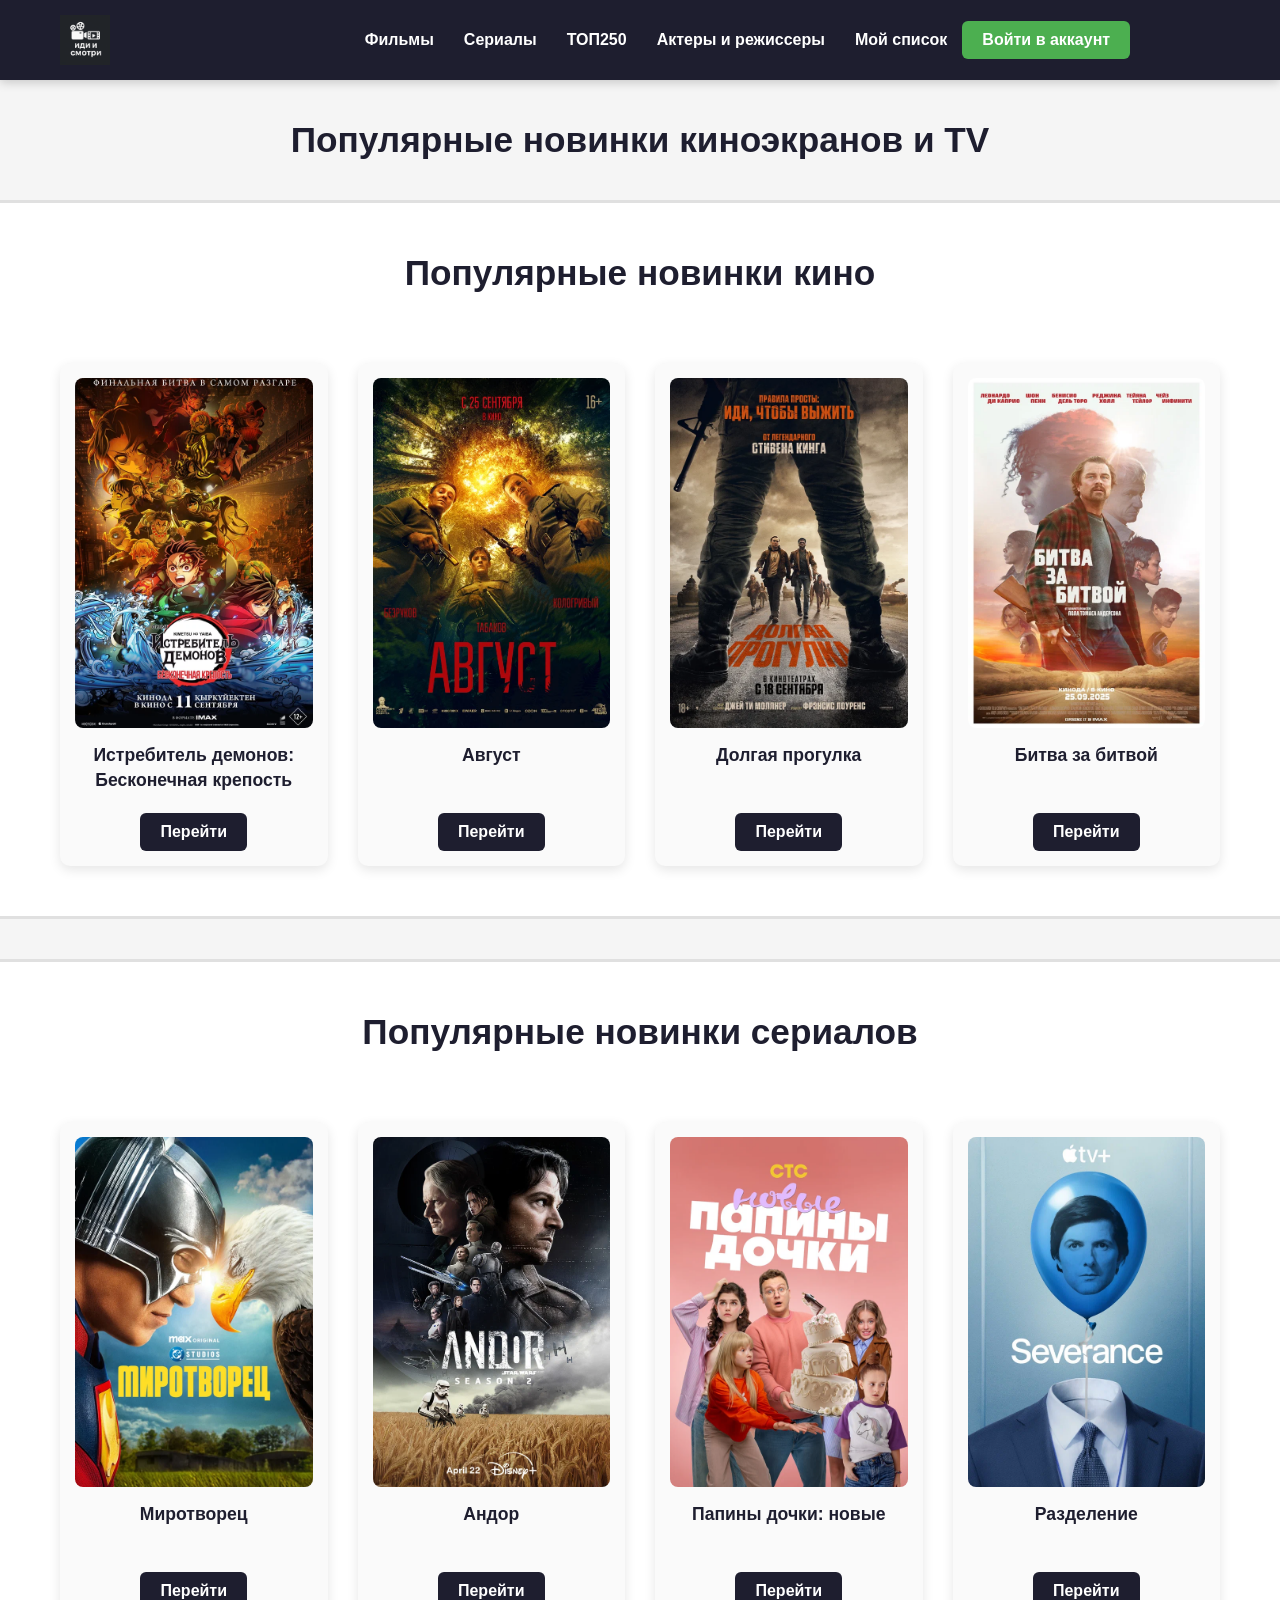
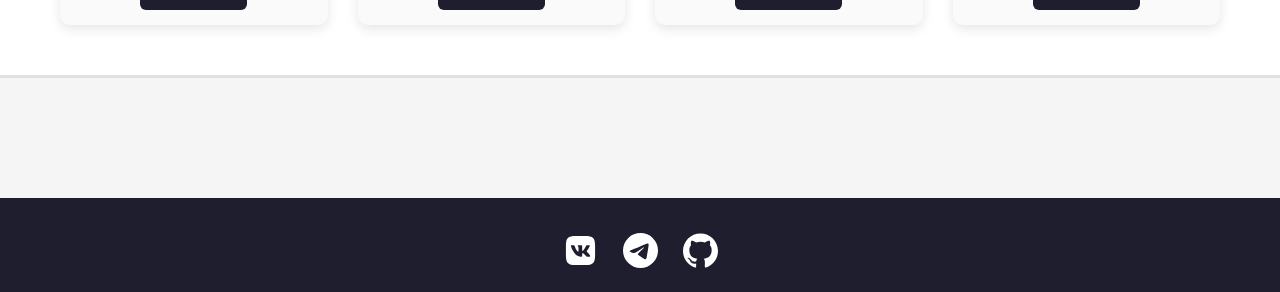
<file: wwwroot/index.html>
<html>
	<head>
		<title>Иди и смотри</title>
		<link rel="stylesheet" href="css/style.css"/>
		<link rel="stylesheet" href="css/main.css"/>
		<meta charset="UTF-8">
	</head>
	<body>
		<header class = "menu">
			<div class = "container">
				<div class = "menu_content">
				<a href="index.html" class="menu_icon"><img src="img/icon.png" alt="Иконка сайта"></a>
					<nav class = "menu_bar">
						<a href = "films.html" class = "menu_link">Фильмы</a>
						<a href = "serials.html" class = "menu_link">Сериалы</a>
						<a href = "TOP.html" class = "menu_link">ТОП250</a>
						<a href = "acters.html" class = "menu_link">Актеры и режиссеры</a>
						<a href = "#" class = "menu_link">Мой список</a>
						<a href = "sign.html" class = "menu_link_client">Войти в аккаунт</a>
					</nav>
				</div>
			</div>
		</header>
		<main>
			<h1>Популярные новинки киноэкранов и TV</h1>
			<section class = "new_films">
				<div class = "container">
					<div class="new_content">
						<h2>Популярные новинки кино</h2>
						<div class="new_card">
							<img src="img/poster_KRD.jpg" class="new_poster" alt="Постер фильма">
							<p class="new_title">Истребитель демонов: Бесконечная крепость</p>
							<a href="" target="_blank" class="new_button">Перейти</a>
						</div>
						<div class="new_card">
							<img src="img/poster_Avgust.jpg" class="new_poster" alt="Постер фильма">
							<p class="new_title">Август</p>
							<a href="" target="_blank" class="new_button">Перейти</a>
						</div>
						<div class="new_card">
							<img src="img/poster_Doroga.jpg" class="new_poster" alt="Постер фильма">
							<p class="new_title">Долгая прогулка</p>
							<a href="" target="_blank" class="new_button">Перейти</a>
						</div>
						<div class="new_card">
							<img src="img/poster_Leo.jpg" class="new_poster" alt="Постер фильма">
							<p class="new_title">Битва за битвой</p>
							<a href="" target="_blank" class="new_button">Перейти</a>
						</div>
					</div>
				</div>
			</section>
			<section class = "new_serials">
				<div class = " container">
					<div class="new_content">
						<h2>Популярные новинки сериалов</h2>
						<div class="new_card">
							<img src="img/poster_mir.jpg" class="new_poster" alt="Постер фильма">
							<p class="new_title">Миротворец</p>
							<a href="" target="_blank" class="new_button">Перейти</a>
						</div>
						<div class="new_card">
							<img src="img/poster_andor.jpg" class="new_poster" alt="Постер фильма">
							<p class="new_title">Андор</p>
							<a href="" target="_blank" class="new_button">Перейти</a>
						</div>
						<div class="new_card">
							<img src="img/poster_dad.jpg" class="new_poster" alt="Постер фильма">
							<p class="new_title">Папины дочки: новые</p>
							<a href="" target="_blank" class="new_button">Перейти</a>
						</div>
						<div class="new_card">
							<img src="img/poster_rasdel.jpg" class="new_poster" alt="Постер фильма">
							<p class="new_title">Разделение</p>
							<a href="" target="_blank" class="new_button">Перейти</a>
						</div>
					</div>
				</div>
			</section>
		</main>
		<footer class = "footer_menu">
			<div class = "container">
				<ul class="footer_menu_social">
				<li>
					<a href="https://vk.com/mihail_dyrnoi" class="footer_menu_social_button"><img src="img/vk.svg" alt="VK"></a>
				</li>
				<li>
					<a href="https://t.me/+79172600621" class="footer_menu_social_button"><img src="img/telegram.svg" alt="Telegram"></a>
				</li>
				<li>
					<a href="https://github.com/MrMahmud2001" class="footer_menu_social_button"><img src="img/github-icon.svg" alt="Git"></a>
				</li>	
				</ul>
			</div>
		</footer>
		<button id="scrollToTopBtn" title="Вернуться наверх"></button>
		<script src="js/scroll_up_script.js"></script>
	</body>
</html>
</file>
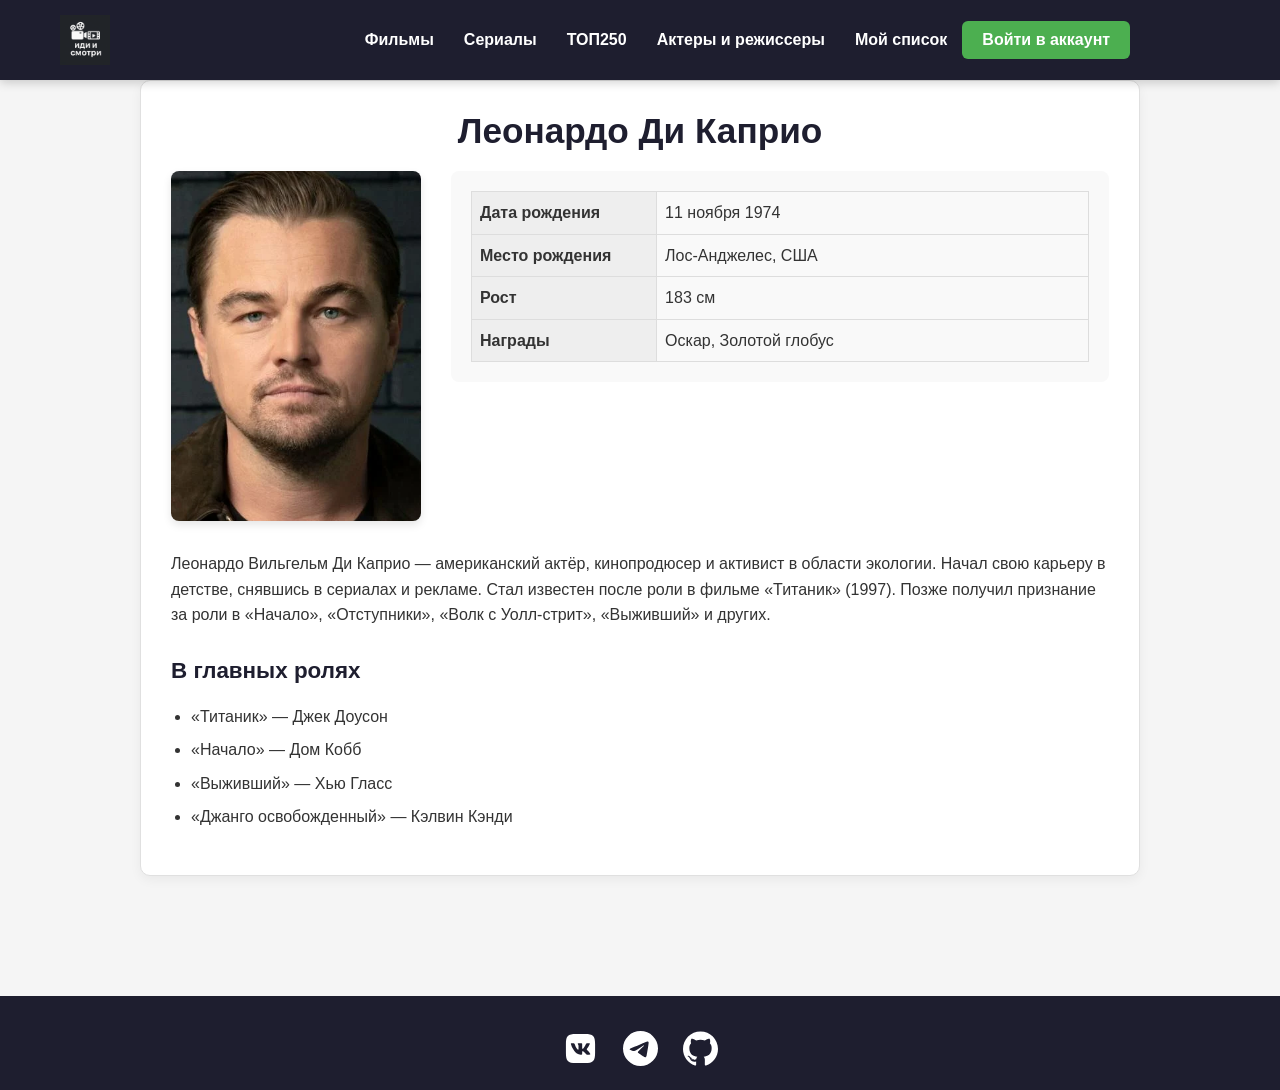
<file: wwwroot/acter_Leo.html>
<html>
	<head>
		<title>Иди и смотри: Леонардо ди Каприо</title>
		<link rel="stylesheet" href="css/style.css"/>
		<link rel="stylesheet" href="css/person_profile_style.css"/>
		<meta charset="UTF-8">
	</head>
	<body>
		<header class = "menu">
			<div class = "container">
				<div class = "menu_content">
				<a href="index.html" class="menu_icon"><img src="img/icon.png" alt="Иконка сайта"></a>
					<nav class = "menu_bar">
						<a href = "films.html" class = "menu_link">Фильмы</a>
						<a href = "serials.html" class = "menu_link">Сериалы</a>
						<a href = "TOP.html" class = "menu_link">ТОП250</a>
						<a href = "acters.html" class = "menu_link">Актеры и режиссеры</a>
						<a href = "#" class = "menu_link">Мой список</a>
						<a href = "sign.html" class = "menu_link_client">Войти в аккаунт</a>
					</nav>
				</div>
			</div>
		</header>
		<main>
			<section class="person_profile">
				<h1>Леонардо Ди Каприо</h1>
				<div class="person_profile__header">
					<img src="img/Leo_acter.jpg" alt="Леонардо Ди Каприо" class="person_profile__poster">
					<div class="person_profile__info">
						<table class="person_profile__stats">
							<tr>
								<td>Дата рождения</td>
								<td>11 ноября 1974</td>
							</tr>
							<tr>
								<td>Место рождения</td>
								<td>Лос-Анджелес, США</td>
							</tr>
							<tr>
								<td>Рост</td>
								<td>183 см</td>
							</tr>
							<tr>
								<td>Награды</td>
								<td>Оскар, Золотой глобус</td>
							</tr>
						</table>
					</div>
				</div>
				<div class="person_profile__content">
					<p>
						Леонардо Вильгельм Ди Каприо — американский актёр, кинопродюсер и активист в области экологии. 
						Начал свою карьеру в детстве, снявшись в сериалах и рекламе. Стал известен после роли в фильме «Титаник» (1997). 
						Позже получил признание за роли в «Начало», «Отступники», «Волк с Уолл-стрит», «Выживший» и других.
					</p>
					<h2>В главных ролях</h2>
					<ul>
						<li>«Титаник» — Джек Доусон</li>
						<li>«Начало» — Дом Кобб</li>
						<li>«Выживший» — Хью Гласс</li>
						<li>«Джанго освобожденный» — Кэлвин Кэнди</li>
					</ul>
				</div>
			</section>
		</main>
		<footer class = "footer_menu">
			<div class = "container">
				<ul class="footer_menu_social">
				<li>
					<a href="https://vk.com/mihail_dyrnoi" class="footer_menu_social_button"><img src="img/vk.svg" alt="VK"></a>
				</li>
				<li>
					<a href="https://t.me/+79172600621" class="footer_menu_social_button"><img src="img/telegram.svg" alt="Telegram"></a>
				</li>
				<li>
					<a href="https://github.com/MrMahmud2001" class="footer_menu_social_button"><img src="img/github-icon.svg" alt="Git"></a>
				</li>	
				</ul>
			</div>
		</footer>
		<button id="scrollToTopBtn" title="Вернуться наверх"></button>
		<script src="js/scroll_up_script.js"></script>
	</body>
</html>
</file>
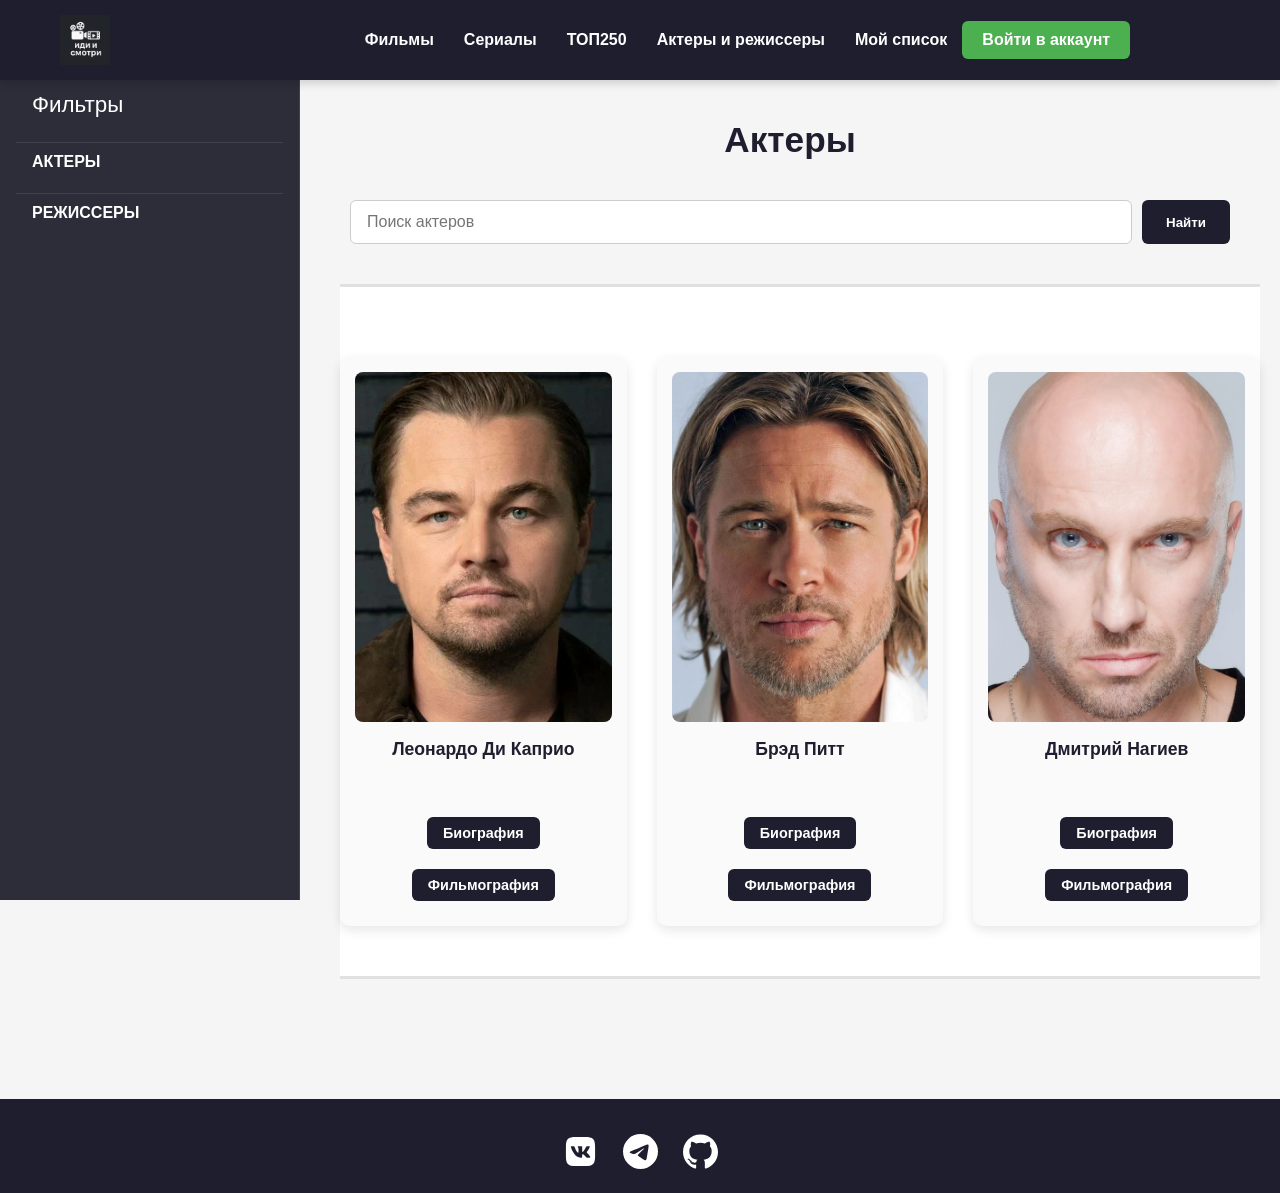
<file: wwwroot/acters.html>
<html>
	<head>
		<title>Иди и смотри: Актеры</title>
		<link rel="stylesheet" href="css/style.css"/>
		<link rel="stylesheet" href="css/persons_style.css"/>
		<meta charset="UTF-8">
	</head>
	<body>
		<header class = "menu">
			<div class = "container">
				<div class = "menu_content">
				<a href="index.html" class="menu_icon"><img src="img/icon.png" alt="Иконка сайта"></a>
					<nav class = "menu_bar">
						<a href = "films.html" class = "menu_link">Фильмы</a>
						<a href = "serials.html" class = "menu_link">Сериалы</a>
						<a href = "TOP.html" class = "menu_link">ТОП250</a>
						<a href = "acters.html" class = "menu_link">Актеры и режиссеры</a>
						<a href = "#" class = "menu_link">Мой список</a>
						<a href = "sign.html" class = "menu_link_client">Войти в аккаунт</a>
					</nav>
				</div>
			</div>
		</header>
		<main>
			<h1>Актеры</h1>
			<form class="search_form">
				<input type="text" class="search_input" placeholder="Поиск актеров">
				<button type="submit" class="search_button">Найти</button>
			</form>
			<div class="persons_layout">
				<section class="menu_persons">
					<div class="container">
						<div class="menu_persons_content">
							<p class="menu_persons_heading">Фильтры</p>
							<a href="acters.html" class="menu_persons_link">АКТЕРЫ</a>
							<a href="directors.html" class="menu_persons_link">РЕЖИССЕРЫ</a>
						</div>
					</div>
				</section>
				<section class="persons">
					<div class="persons_content">
						<div class="persons_card">
							<img src="img/Leo_acter.jpg" class="persons_poster" alt="Леонардо Ди Каприо">
							<p class="persons_title">Леонардо Ди Каприо</p>
							<a href="acter_Leo.html" target="_blank" class="persons_button">Биография</a>
							<a href="#" target="_blank" class="persons_button">Фильмография</a>
						</div>
						<div class="persons_card">
							<img src="img/Brad_acter.jpg" class="persons_poster" alt="Брэд Питт">
							<p class="persons_title">Брэд Питт</p>
							<a href="#" target="_blank" class="persons_button">Биография</a>
							<a href="#" target="_blank" class="persons_button">Фильмография</a>
						</div>
						<div class="persons_card">
							<img src="img/Dmitry_acter.jpg" class="persons_poster" alt="Дмитрий Нагиев">
							<p class="persons_title">Дмитрий Нагиев</p>
							<a href="#" target="_blank" class="persons_button">Биография</a>
							<a href="#" target="_blank" class="persons_button">Фильмография</a>
						</div>
					</div>
				</section>
			</div>
		</main>
		<footer class = "footer_menu">
			<div class = "container">
				<ul class="footer_menu_social">
				<li>
					<a href="https://vk.com/mihail_dyrnoi" class="footer_menu_social_button"><img src="img/vk.svg" alt="VK"></a>
				</li>
				<li>
					<a href="https://t.me/+79172600621" class="footer_menu_social_button"><img src="img/telegram.svg" alt="Telegram"></a>
				</li>
				<li>
					<a href="https://github.com/MrMahmud2001" class="footer_menu_social_button"><img src="img/github-icon.svg" alt="Git"></a>
				</li>	
				</ul>
			</div>
		</footer>
		<button id="scrollToTopBtn" title="Вернуться наверх"></button>
		<script src="js/scroll_up_script.js"></script>
	</body>
</html>
</file>
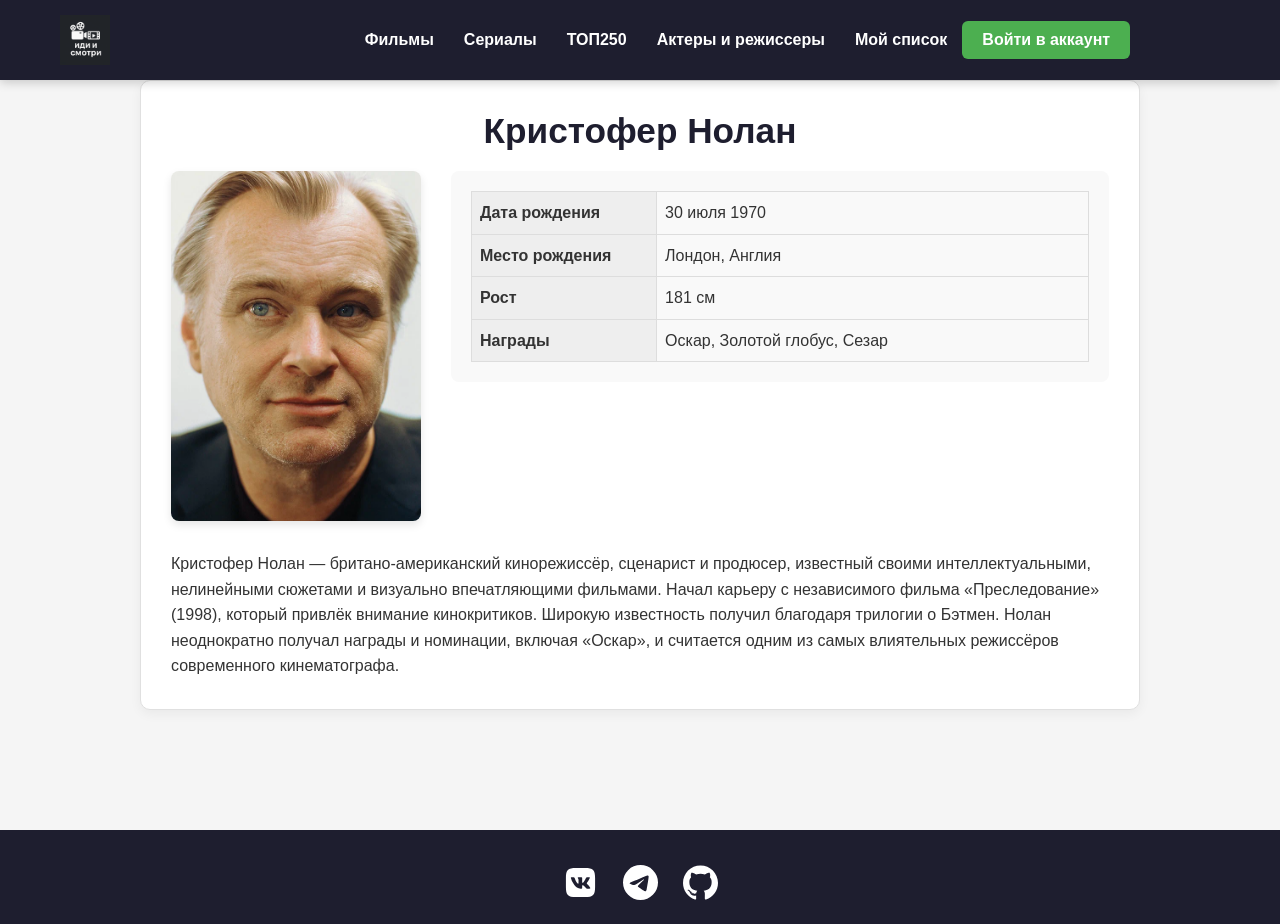
<file: wwwroot/director_Nolan.html>
<html>
	<head>
		<title>Иди и смотри: Кристофер Нолан</title>
		<link rel="stylesheet" href="css/style.css"/>
		<link rel="stylesheet" href="css/person_profile_style.css"/>
		<meta charset="UTF-8">
	</head>
	<body>
		<header class = "menu">
			<div class = "container">
				<div class = "menu_content">
				<a href="index.html" class="menu_icon"><img src="img/icon.png" alt="Иконка сайта"></a>
					<nav class = "menu_bar">
						<a href = "films.html" class = "menu_link">Фильмы</a>
						<a href = "serials.html" class = "menu_link">Сериалы</a>
						<a href = "TOP.html" class = "menu_link">ТОП250</a>
						<a href = "acters.html" class = "menu_link">Актеры и режиссеры</a>
						<a href = "#" class = "menu_link">Мой список</a>
						<a href = "sign.html" class = "menu_link_client">Войти в аккаунт</a>
					</nav>
				</div>
			</div>
		</header>
		<main>
			<section class="person_profile">
				<h1>Кристофер Нолан</h1>
				<div class="person_profile__header">
					<img src="img/Nolan_director.jpg" alt="Леонардо Ди Каприо" class="person_profile__poster">
					<div class="person_profile__info">
						<table class="person_profile__stats">
							<tr>
								<td>Дата рождения</td>
								<td>30 июля 1970</td>
							</tr>
							<tr>
								<td>Место рождения</td>
								<td>Лондон, Англия</td>
							</tr>
							<tr>
								<td>Рост</td>
								<td>181 см</td>
							</tr>
							<tr>
								<td>Награды</td>
								<td>Оскар, Золотой глобус, Сезар</td>
							</tr>
						</table>
					</div>
				</div>
				<div class="person_profile__content">
					<p>
						Кристофер Нолан — британо-американский кинорежиссёр, сценарист и продюсер, известный своими интеллектуальными, 
						нелинейными сюжетами и визуально впечатляющими фильмами.
						Начал карьеру с независимого фильма «Преследование» (1998), который привлёк внимание кинокритиков.
						Широкую известность получил благодаря трилогии о Бэтмен.
						Нолан неоднократно получал награды и номинации, включая «Оскар», и считается одним из самых влиятельных режиссёров современного кинематографа.
					</p>
				</div>
			</section>
		</main>
		<footer class = "footer_menu">
			<div class = "container">
				<ul class="footer_menu_social">
				<li>
					<a href="https://vk.com/mihail_dyrnoi" class="footer_menu_social_button"><img src="img/vk.svg" alt="VK"></a>
				</li>
				<li>
					<a href="https://t.me/+79172600621" class="footer_menu_social_button"><img src="img/telegram.svg" alt="Telegram"></a>
				</li>
				<li>
					<a href="https://github.com/MrMahmud2001" class="footer_menu_social_button"><img src="img/github-icon.svg" alt="Git"></a>
				</li>	
				</ul>
			</div>
		</footer>
		<button id="scrollToTopBtn" title="Вернуться наверх"></button>
		<script src="js/scroll_up_script.js"></script>
	</body>
</html>
</file>
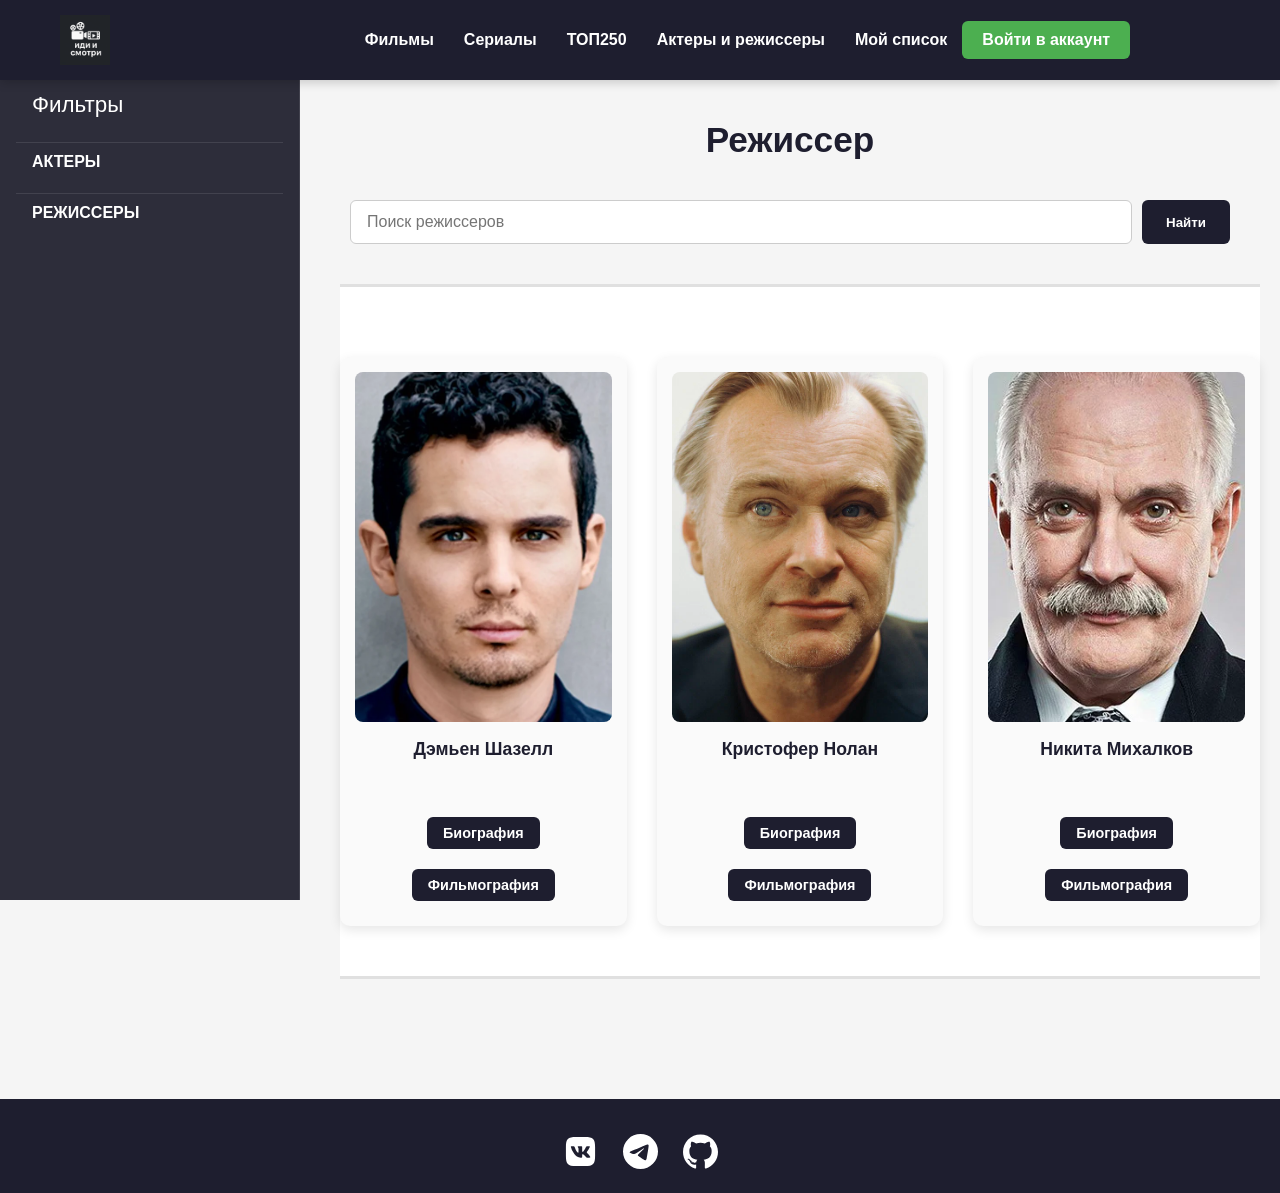
<file: wwwroot/directors.html>
<html>
	<head>
		<title>Иди и смотри: Режиссеры</title>
		<link rel="stylesheet" href="css/style.css"/>
		<link rel="stylesheet" href="css/persons_style.css"/>
		<meta charset="UTF-8">
	</head>
	<body>
		<header class = "menu">
			<div class = "container">
				<div class = "menu_content">
				<a href="index.html" class="menu_icon"><img src="img/icon.png" alt="Иконка сайта"></a>
					<nav class = "menu_bar">
						<a href = "films.html" class = "menu_link">Фильмы</a>
						<a href = "serials.html" class = "menu_link">Сериалы</a>
						<a href = "TOP.html" class = "menu_link">ТОП250</a>
						<a href = "acters.html" class = "menu_link">Актеры и режиссеры</a>
						<a href = "#" class = "menu_link">Мой список</a>
						<a href = "sign.html" class = "menu_link_client">Войти в аккаунт</a>
					</nav>
				</div>
			</div>
		</header>
		<main>
			<h1>Режиссер</h1>
			<form class="search_form">
				<input type="text" class="search_input" placeholder="Поиск режиссеров">
				<button type="submit" class="search_button">Найти</button>
			</form>
			<div class="persons_layout">
				<section class="menu_persons">
					<div class="container">
						<div class="menu_persons_content">
							<p class="menu_persons_heading">Фильтры</p>
							<a href="acters.html" class="menu_persons_link">АКТЕРЫ</a>
							<a href="directors.html" class="menu_persons_link">РЕЖИССЕРЫ</a>
						</div>
					</div>
				</section>
				<section class="persons">
					<div class="persons_content">
						<div class="persons_card">
							<img src="img/Damien_director.jpg" class="persons_poster" alt="Дэмьен Шазелл">
							<p class="persons_title">Дэмьен Шазелл</p>
							<a href="#" target="_blank" class="persons_button">Биография</a>
							<a href="#" target="_blank" class="persons_button">Фильмография</a>
						</div>
						<div class="persons_card">
							<img src="img/Nolan_director.jpg" class="persons_poster" alt="Кристофер Нолан">
							<p class="persons_title">Кристофер Нолан</p>
							<a href="director_Nolan.html" target="_blank" class="persons_button">Биография</a>
							<a href="films_Nolan.html" target="_blank" class="persons_button">Фильмография</a>
						</div>
						<div class="persons_card">
							<img src="img/Nikita_director.jpg" class="persons_poster" alt="Никита Михалков">
							<p class="persons_title">Никита Михалков</p>
							<a href="#" target="_blank" class="persons_button">Биография</a>
							<a href="#" target="_blank" class="persons_button">Фильмография</a>
						</div>
					</div>
				</section>
			</div>
		</main>
		<footer class = "footer_menu">
			<div class = "container">
				<ul class="footer_menu_social">
				<li>
					<a href="https://vk.com/mihail_dyrnoi" class="footer_menu_social_button"><img src="img/vk.svg" alt="VK"></a>
				</li>
				<li>
					<a href="https://t.me/+79172600621" class="footer_menu_social_button"><img src="img/telegram.svg" alt="Telegram"></a>
				</li>
				<li>
					<a href="https://github.com/MrMahmud2001" class="footer_menu_social_button"><img src="img/github-icon.svg" alt="Git"></a>
				</li>	
				</ul>
			</div>
		</footer>
		<button id="scrollToTopBtn" title="Вернуться наверх"></button>
		<script src="js/scroll_up_script.js"></script>
	</body>
</html>
</file>
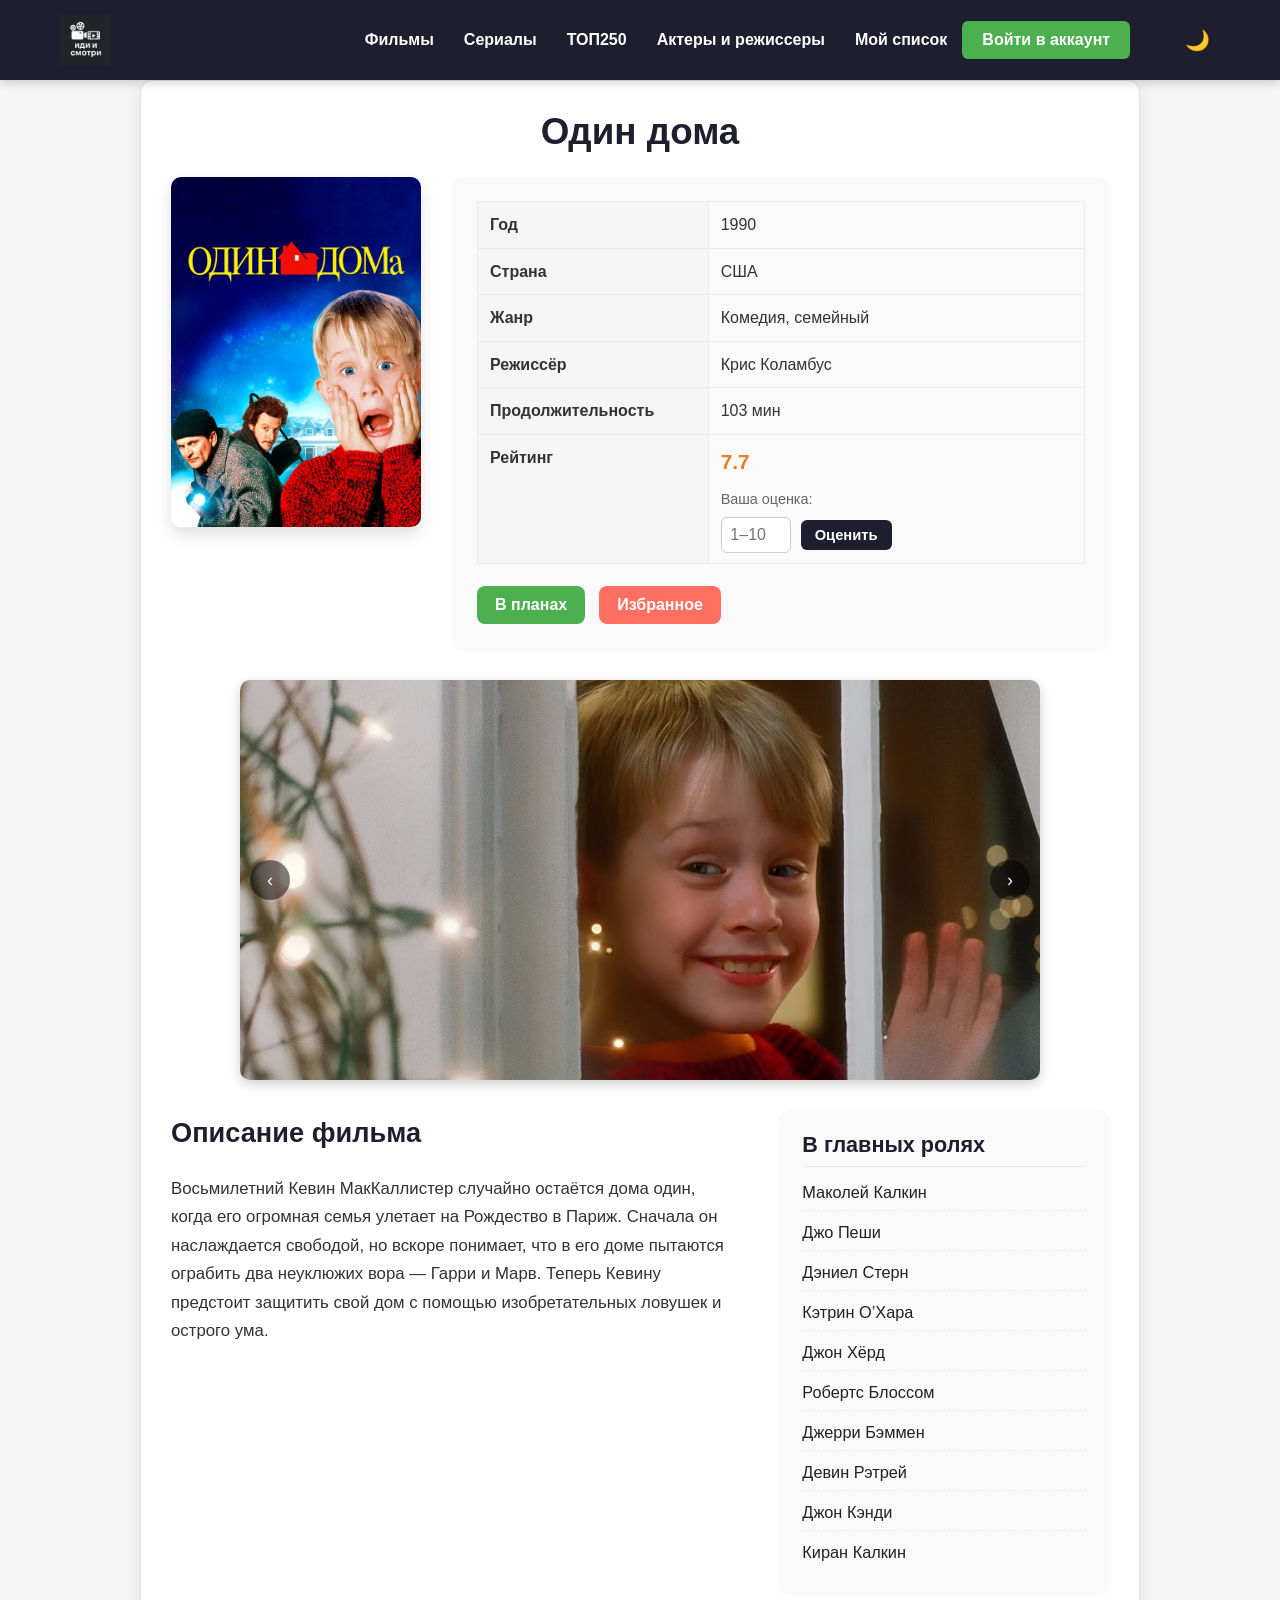
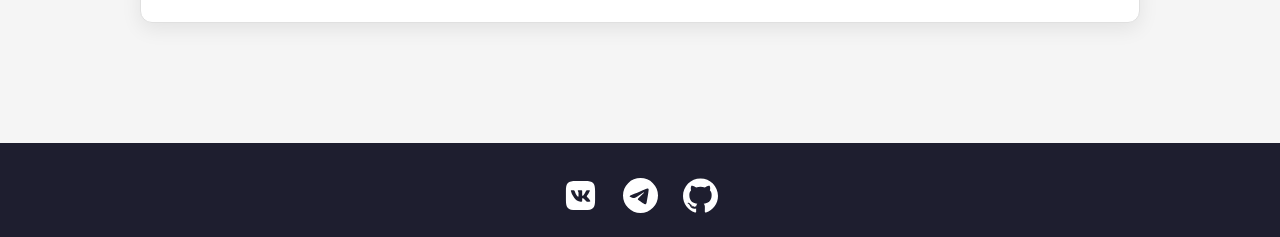
<file: wwwroot/film_One_Home.html>
<html>
	<head>
		<title>Иди и смотри: Один дома</title>
		<link rel="stylesheet" href="css/style.css"/>
		<link rel="stylesheet" href="css/media_profile_style.css"/>
		<meta charset="UTF-8">
	</head>
	<body>
		<header class = "menu">
			<div class = "container">
				<div class = "menu_content">
				<a href="index.html" class="menu_icon"><img src="img/icon.png" alt="Иконка сайта"></a>
					<nav class = "menu_bar">
						<a href = "films.html" class = "menu_link">Фильмы</a>
						<a href = "serials.html" class = "menu_link">Сериалы</a>
						<a href = "TOP.html" class = "menu_link">ТОП250</a>
						<a href = "acters.html" class = "menu_link">Актеры и режиссеры</a>
						<a href = "#" class = "menu_link">Мой список</a>
						<a href = "sign.html" class = "menu_link_client">Войти в аккаунт</a>
					</nav>
					<div class="theme_toggle">
						<button id="theme_toggle_btn" class="theme_toggle_btn">
							<span class="theme_icon">🌙</span>
						</button>
					</div>
				</div>
			</div>
		</header>
		<main>
			<section class="media_profile">
				<h1 class="media_profile_title">Один дома</h1>

				<div class="media_profile_header">
					<img src="img/one_home.jpg" alt="Один дома" class="media_profile_poster" id="poster_image">
					<div id="poster_modal" class="modal">
						<img class="modal_content" id="modal_poster">
					</div>

					<div class="media_profile_info">
						<table class="media_profile_stats">
							<tr><td>Год</td><td>1990</td></tr>
							<tr><td>Страна</td><td>США</td></tr>
							<tr><td>Жанр</td><td>Комедия, семейный</td></tr>
							<tr><td>Режиссёр</td><td>Крис Коламбус</td></tr>
							<tr><td>Продолжительность</td><td>103 мин</td></tr>
							<tr>
								<td>Рейтинг</td>
								<td>
									<span class="media_profile_rating">7.7</span>
									<div class="media_profile_rating_actions">
										<label class="media_profile_rating_label">Ваша оценка:</label>
										<div class="media_profile_rating_input_wrapper">
											<input type="number" min="1" max="10" placeholder="1–10" class="media_profile_rating_input">
											<button class="btn btn_small">Оценить</button>
										</div>
									</div>
								</td>
							</tr>
						</table>

						<div class="media_profile_actions">
							<button class="btn btn_plan">В планах</button>
							<button class="btn btn_favorite">Избранное</button>
						</div>
					</div>
				</div>
				<div class="slider_container">
					<div class="slider">
						<div class="slide"><img src="img/one_home_slide1.jpg" alt="Кадр из фильма"></div>
						<div class="slide"><img src="img/one_home_slide2.jpg" alt="Кадр из фильма"></div>
						<div class="slide"><img src="img/one_home_slide3.jpg" alt="Кадр из фильма"></div>
						<div class="slide"><img src="img/one_home_slide4.jpg" alt="Кадр из фильма"></div>
					</div>
					<button class="slider_btn prev">‹</button>
					<button class="slider_btn next">›</button>
				</div>

				<div class="media_profile_content_layout">
					<div class="media_profile_description">
						<h2>Описание фильма</h2>
						<p>
							Восьмилетний Кевин МакКаллистер случайно остаётся дома один, когда его огромная семья улетает на Рождество в Париж. 
							Сначала он наслаждается свободой, но вскоре понимает, что в его доме пытаются ограбить два неуклюжих вора — 
							Гарри и Марв. Теперь Кевину предстоит защитить свой дом с помощью изобретательных ловушек и острого ума.
						</p>
					</div>

					<div class="media_profile_cast_list">
						<h2>В главных ролях</h2>
						<ul class="media_profile_cast_links">
							<li><a href="#" class="media_profile_cast_link">Маколей Калкин</a></li>
							<li><a href="#" class="media_profile_cast_link">Джо Пеши</a></li>
							<li><a href="#" class="media_profile_cast_link">Дэниел Стерн</a></li>
							<li><a href="#" class="media_profile_cast_link">Кэтрин О’Хара</a></li>
							<li><a href="#" class="media_profile_cast_link">Джон Хёрд</a></li>
							<li><a href="#" class="media_profile_cast_link">Робертс Блоссом</a></li>
							<li><a href="#" class="media_profile_cast_link">Джерри Бэммен</a></li>
							<li><a href="#" class="media_profile_cast_link">Девин Рэтрей</a></li>
							<li><a href="#" class="media_profile_cast_link">Джон Кэнди</a></li>
							<li><a href="#" class="media_profile_cast_link">Киран Калкин</a></li>
						</ul>
					</div>
				</div>
			</section>
		</main>
		<footer class = "footer_menu">
			<div class = "container">
				<ul class="footer_menu_social">
				<li>
					<a href="https://vk.com/mihail_dyrnoi" class="footer_menu_social_button"><img src="img/vk.svg" alt="VK"></a>
				</li>
				<li>
					<a href="https://t.me/+79172600621" class="footer_menu_social_button"><img src="img/telegram.svg" alt="Telegram"></a>
				</li>
				<li>
					<a href="https://github.com/MrMahmud2001" class="footer_menu_social_button"><img src="img/github-icon.svg" alt="Git"></a>
				</li>	
				</ul>
			</div>
		</footer>
		<button id="scrollToTopBtn" title="Вернуться наверх"></button>
		<script src="js/scroll_up_script.js"></script>
		<script src="js/slider_script.js"></script>
		<script src="js/modal_poster_script.js"></script>
		<script src="js/condition_script.js"></script>
	</body>
</html>
</file>
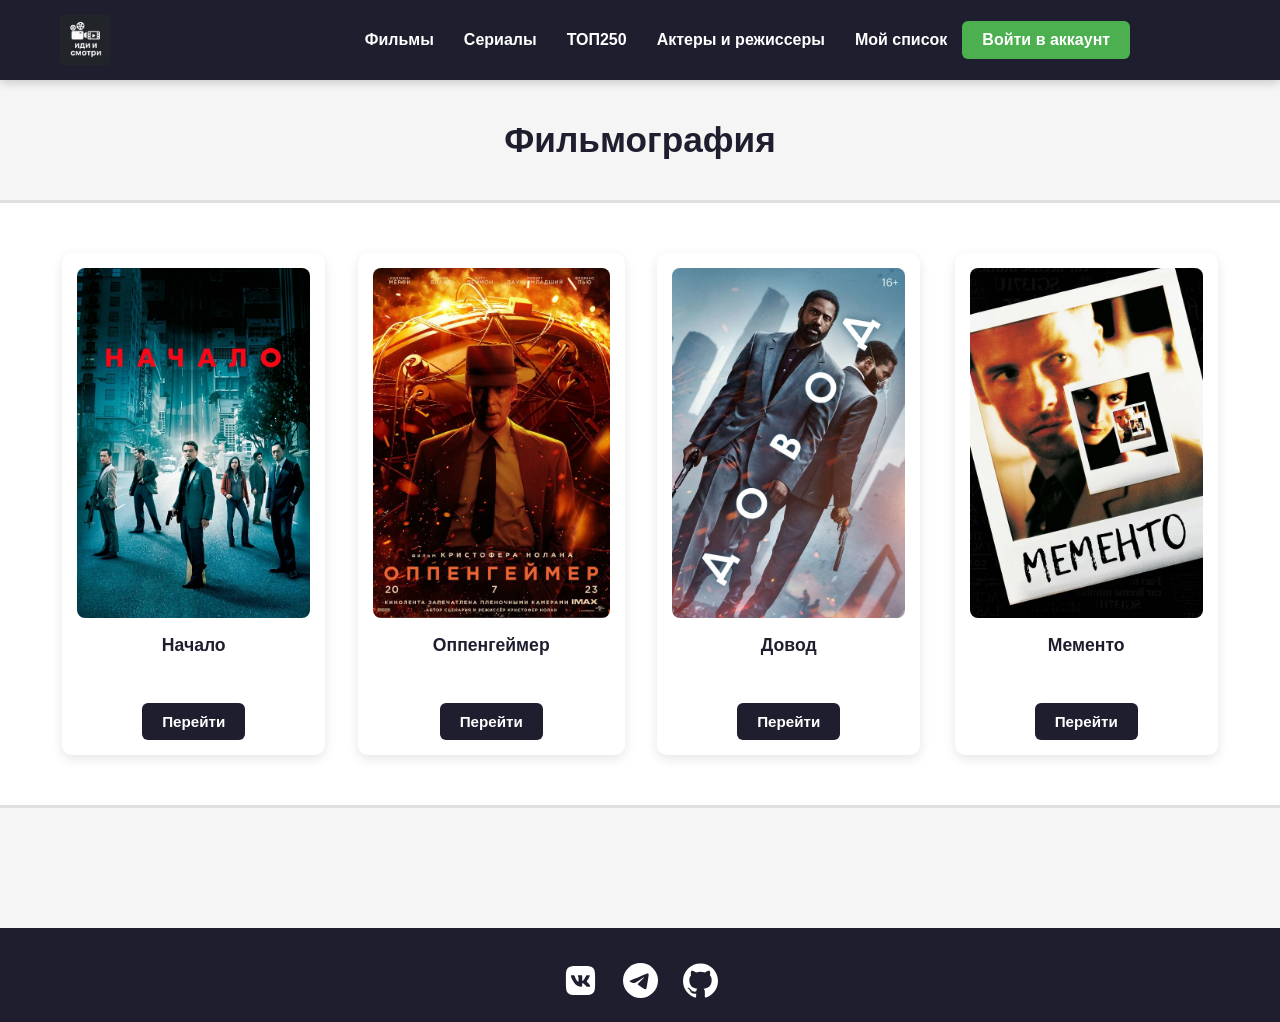
<file: wwwroot/films_Nolan.html>
<html>
	<head>
		<title>Иди и смотри: Кристофер Нолан - Фильмография</title>
		<link rel="stylesheet" href="css/style.css"/>
		<link rel="stylesheet" href="css/media_style.css"/>
		<meta charset="UTF-8">
	</head>
	<body>
		<header class = "menu">
			<div class = "container">
				<div class = "menu_content">
				<a href="index.html" class="menu_icon"><img src="img/icon.png" alt="Иконка сайта"></a>
					<nav class = "menu_bar">
						<a href = "films.html" class = "menu_link">Фильмы</a>
						<a href = "serials.html" class = "menu_link">Сериалы</a>
						<a href = "TOP.html" class = "menu_link">ТОП250</a>
						<a href = "acters.html" class = "menu_link">Актеры и режиссеры</a>
						<a href = "#" class = "menu_link">Мой список</a>
						<a href = "sign.html" class = "menu_link_client">Войти в аккаунт</a>
					</nav>
				</div>
			</div>
		</header>
		<main>
			<h1>Фильмография</h1>
			<section class="media_section">
				<div class="container">
					<div class="media_grid">
						<div class="media_card">
							<img src="img/inception.jpg" class="media_poster" alt="Начало">
							<p class="media_title">Начало</p>
							<a href="#" class="media_button">Перейти</a>
						</div>
						<div class="media_card">
							<img src="img/Oppenheimer.jpg" class="media_poster" alt="Оппенгеймер">
							<p class="media_title">Оппенгеймер</p>
							<a href="#" target="_blank" class="media_button">Перейти</a>
						</div>
						<div class="media_card">
							<img src="img/tenet.jpg" class="media_poster" alt="Довод">
							<p class="media_title">Довод</p>
							<a href="#" class="media_button">Перейти</a>
						</div>
						<div class="media_card">
							<img src="img/memento.jpg" class="media_poster" alt="Мементо">
							<p class="media_title">Мементо</p>
							<a href="#" class="media_button">Перейти</a>
						</div>
					</div>
				</div>
			</section>
		</main>
		<footer class = "footer_menu">
			<div class = "container">
				<ul class="footer_menu_social">
				<li>
					<a href="https://vk.com/mihail_dyrnoi" class="footer_menu_social_button"><img src="img/vk.svg" alt="VK"></a>
				</li>
				<li>
					<a href="https://t.me/+79172600621" class="footer_menu_social_button"><img src="img/telegram.svg" alt="Telegram"></a>
				</li>
				<li>
					<a href="https://github.com/MrMahmud2001" class="footer_menu_social_button"><img src="img/github-icon.svg" alt="Git"></a>
				</li>	
				</ul>
			</div>
		</footer>
		<button id="scrollToTopBtn" title="Вернуться наверх"></button>
		<script src="js/scroll_up_script.js"></script>
	</body>
</html>
</file>
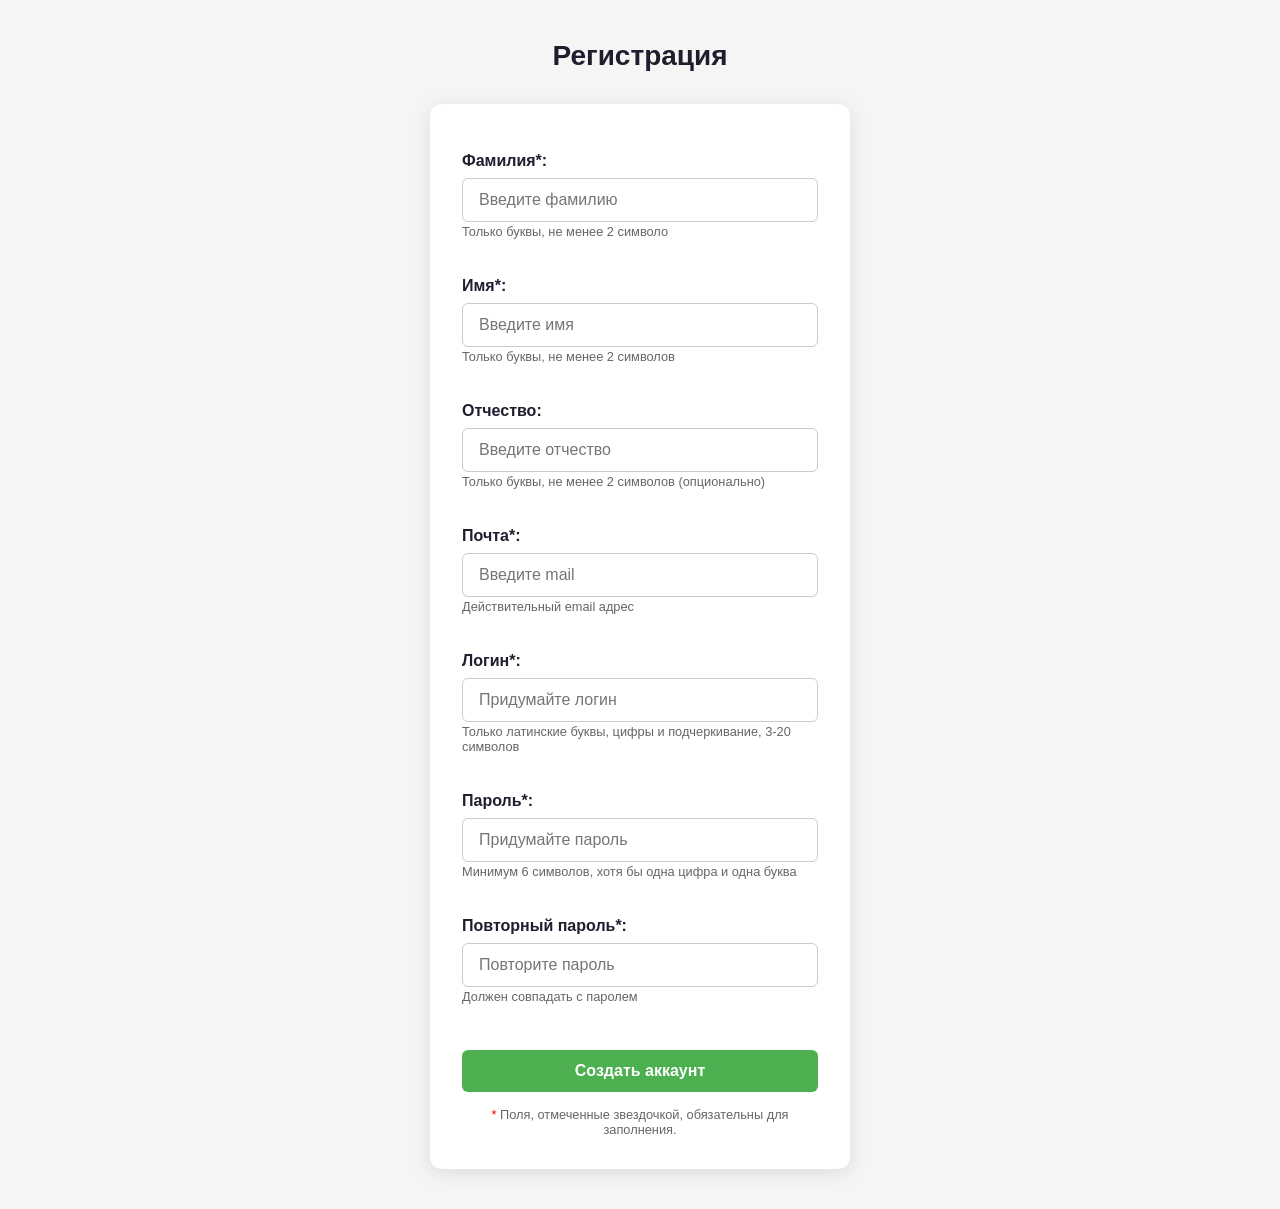
<file: wwwroot/register.html>
<html>
	<head>
		<title>Иди и смотри: Регистрация</title>
		<link rel="stylesheet" href="css/style.css"/>
		<link rel="stylesheet" href="css/entrance_style.css"/>
		<link rel="stylesheet" href="css/error.css"/>
		<meta charset="UTF-8">
	</head>
	<body>
		<main>
			<h1>Регистрация</h1>
			<section class = "entrance">
				<div class="container">
					<div class="entrance_content">
						<form id="registrationForm" class="entrance_form">
							<p class="entrance_form_heading">Фамилия*:</p>
							<input type="text" id="lastName" class="entrance_form_input" placeholder="Введите фамилию">
							<div class="input-hint">Только буквы, не менее 2 символо</div>
							<div id="lastNameError" class="error-message"></div>

							<p class="entrance_form_heading">Имя*:</p>
							<input type="text" id="firstName" class="entrance_form_input" placeholder="Введите имя">
							<div class="input-hint">Только буквы, не менее 2 символов</div>
							<div id="firstNameError" class="error-message"></div>

							<p class="entrance_form_heading">Отчество:</p>
							<input type="text" id="middleName" class="entrance_form_input" placeholder="Введите отчество">
							<div class="input-hint">Только буквы, не менее 2 символов (опционально)</div>
							<div id="middleNameError" class="error-message"></div>

							<p class="entrance_form_heading">Почта*:</p>
							<input type="email" id="email" class="entrance_form_input" placeholder="Введите mail">
							<div class="input-hint">Действительный email адрес</div>
							<div id="emailError" class="error-message"></div>

							<p class="entrance_form_heading">Логин*:</p>
							<input type="text" id="username" class="entrance_form_input" placeholder="Придумайте логин">
							<div class="input-hint">Только латинские буквы, цифры и подчеркивание, 3-20 символов</div>
							<div id="usernameError" class="error-message"></div>

							<p class="entrance_form_heading">Пароль*:</p>
							<input type="password" id="password" class="entrance_form_input" placeholder="Придумайте пароль">
							<div class="input-hint">Минимум 6 символов, хотя бы одна цифра и одна буква</div>
							<div id="passwordError" class="error-message"></div>

							<p class="entrance_form_heading">Повторный пароль*:</p>
							<input type="password" id="confirmPassword" class="entrance_form_input" placeholder="Повторите пароль">
							<div class="input-hint">Должен совпадать с паролем</div>
							<div id="confirmPasswordError" class="error-message"></div>

							<button type="submit" class="entrance_form_button">Создать аккаунт</button>
							
							<p style="font-size: 0.8em; color: #666; margin-top: 15px; text-align: center;">
								<span style="color: red;">*</span> Поля, отмеченные звездочкой, обязательны для заполнения.
							</p>
						</form>
					</div>
				</div>
			</section>
		</main>
		<script src="js/sites.js"></script>
	</body>
</html>
</file>
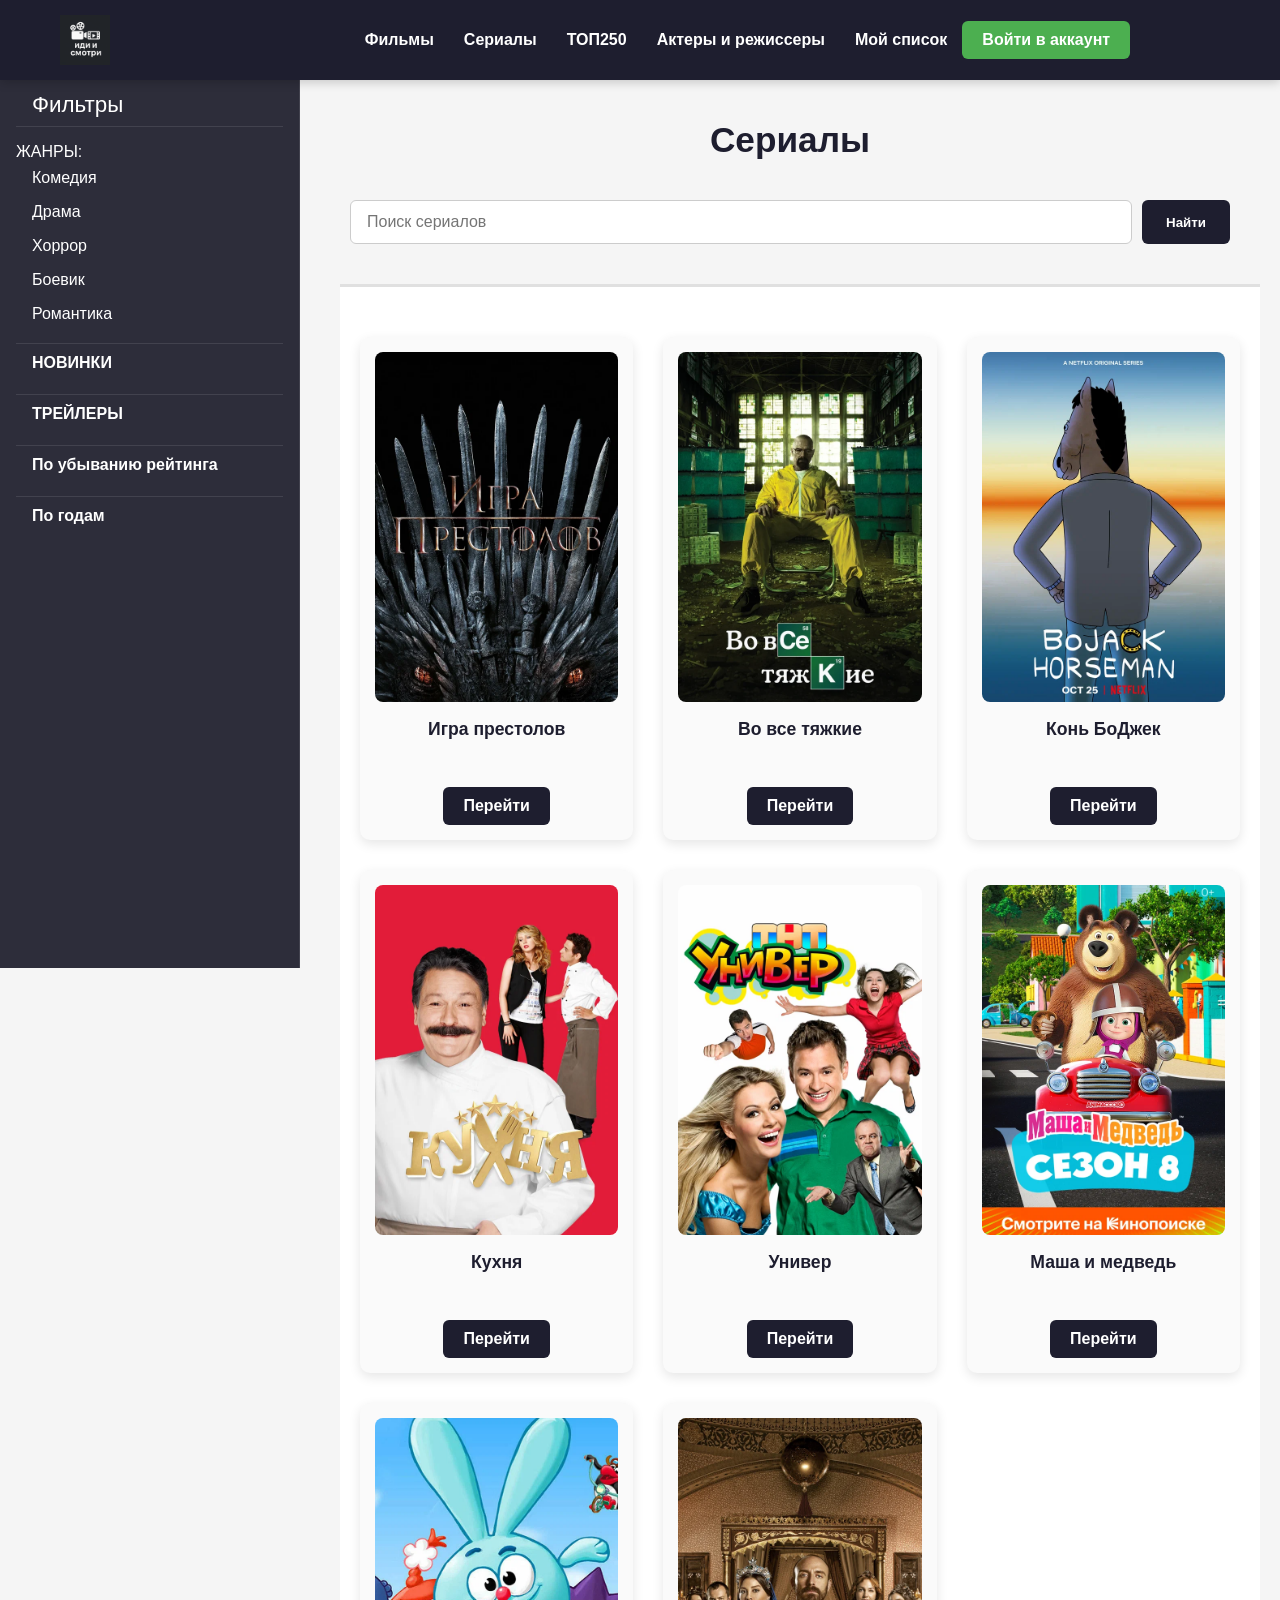
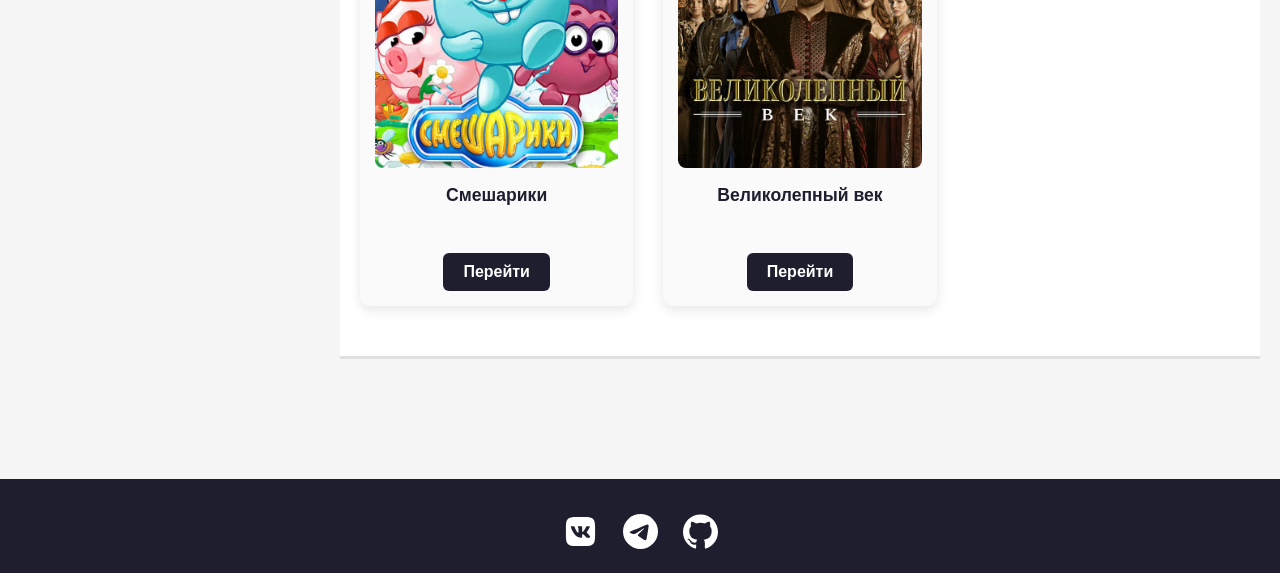
<file: wwwroot/serials.html>
<html>
	<head>
		<title>Иди и смотри: Сериалы</title>
		<link rel="stylesheet" href="css/style.css"/>
		<link rel="stylesheet" href="css/serials_style.css"/>
		<meta charset="UTF-8">
	</head>
	<body>
		<header class="menu">
			<div class="container">
				<div class="menu_content">
					<a href="index.html" class="menu_icon"><img src="img/icon.png" alt="Иконка сайта"></a>
					<nav class="menu_bar">
						<a href="films.html" class="menu_link">Фильмы</a>
						<a href="serials.html" class="menu_link">Сериалы</a>
						<a href="TOP.html" class="menu_link">ТОП250</a>
						<a href="acters.html" class="menu_link">Актеры и режиссеры</a>
						<a href="#" class="menu_link">Мой список</a>
						<a href = "sign.html" class = "menu_link_client">Войти в аккаунт</a>
					</nav>
				</div>
			</div>
		</header>
		<main>
			<h1>Сериалы</h1>
			<form class="search_form">
				<input type="text" class="search_input" placeholder="Поиск сериалов">
				<button type="submit" class="search_button">Найти</button>
			</form>
			<div class="serials_layout">
				<section class="menu_serials">
					<div class="container">
						<div class="menu_serials_content">
							<p class="menu_serials_heading">Фильтры</p>
							<div class="menu_serials_genres">
								<p class="menu_serials_genres_heading">ЖАНРЫ:</p>
								<a href="#">Комедия</a>
								<a href="#">Драма</a>
								<a href="#">Хоррор</a>
								<a href="#">Боевик</a>
								<a href="#">Романтика</a>
							</div>
							<a href="#" class="menu_serials_link">НОВИНКИ</a>
							<a href="#" class="menu_serials_link">ТРЕЙЛЕРЫ</a>
							<a href="#" class="menu_serials_link">По убыванию рейтинга</a>
							<a href="#" class="menu_serials_link">По годам</a>
						</div>
					</div>
				</section>
				<section class="serials">
					<div class="container">
						<div class="serials_content">
							<div class="serials_card">
								<img src="img/game_thrones.jpg" class="serials_poster" alt="Постер сериала">
								<p class="serials_title">Игра престолов</p>
								<a href="serials_Game_Throne.html" target="_blank" class="serials_button">Перейти</a>
							</div>
							<div class="serials_card">
								<img src="img/breaking.jpg" class="serials_poster" alt="Постер сериала">
								<p class="serials_title">Во все тяжкие</p>
								<a href="#" target="_blank" class="serials_button">Перейти</a>
							</div>
							<div class="serials_card">
								<img src="img/horse.jpg" class="serials_poster" alt="Постер сериала">
								<p class="serials_title">Конь БоДжек</p>
								<a href="#" target="_blank" class="serials_button">Перейти</a>
							</div>
							<div class="serials_card">
								<img src="img/kitchen.jpg" class="serials_poster" alt="Постер сериала">
								<p class="serials_title">Кухня</p>
								<a href="#" target="_blank" class="serials_button">Перейти</a>
							</div>
							<div class="serials_card">
								<img src="img/university.jpg" class="serials_poster" alt="Постер сериала">
								<p class="serials_title">Универ</p>
								<a href="#" target="_blank" class="serials_button">Перейти</a>
							</div>
							<div class="serials_card">
								<img src="img/Masha.jpg" class="serials_poster" alt="Постер сериала">
								<p class="serials_title">Маша и медведь</p>
								<a href="#" target="_blank" class="serials_button">Перейти</a>
							</div>
							<div class="serials_card">
								<img src="img/smeshariks.jpg" class="serials_poster" alt="Постер сериала">
								<p class="serials_title">Смешарики</p>
								<a href="#" target="_blank" class="serials_button">Перейти</a>
							</div>
							<div class="serials_card">
								<img src="img/velikolep.jpg" class="serials_poster" alt="Постер сериала">
								<p class="serials_title">Великолепный век</p>
								<a href="#" target="_blank" class="serials_button">Перейти</a>
							</div>
						</div>
					</div>
				</section>
			</div>
		</main>
		<footer class="footer_menu">
			<div class="container">
				<ul class="footer_menu_social">
					<li>
						<a href="https://vk.com/mihail_dyrnoi" class="footer_menu_social_button"><img src="img/vk.svg" alt="VK"></a>
					</li>
					<li>
						<a href="https://t.me/+79172600621" class="footer_menu_social_button"><img src="img/telegram.svg" alt="Telegram"></a>
					</li>
					<li>
						<a href="https://github.com/MrMahmud2001" class="footer_menu_social_button"><img src="img/github-icon.svg" alt="Git"></a>
					</li>	
				</ul>
			</div>
		</footer>
		<button id="scrollToTopBtn" title="Вернуться наверх"></button>
		<script src="js/scroll_up_script.js"></script>
	</body>
</html>
</file>
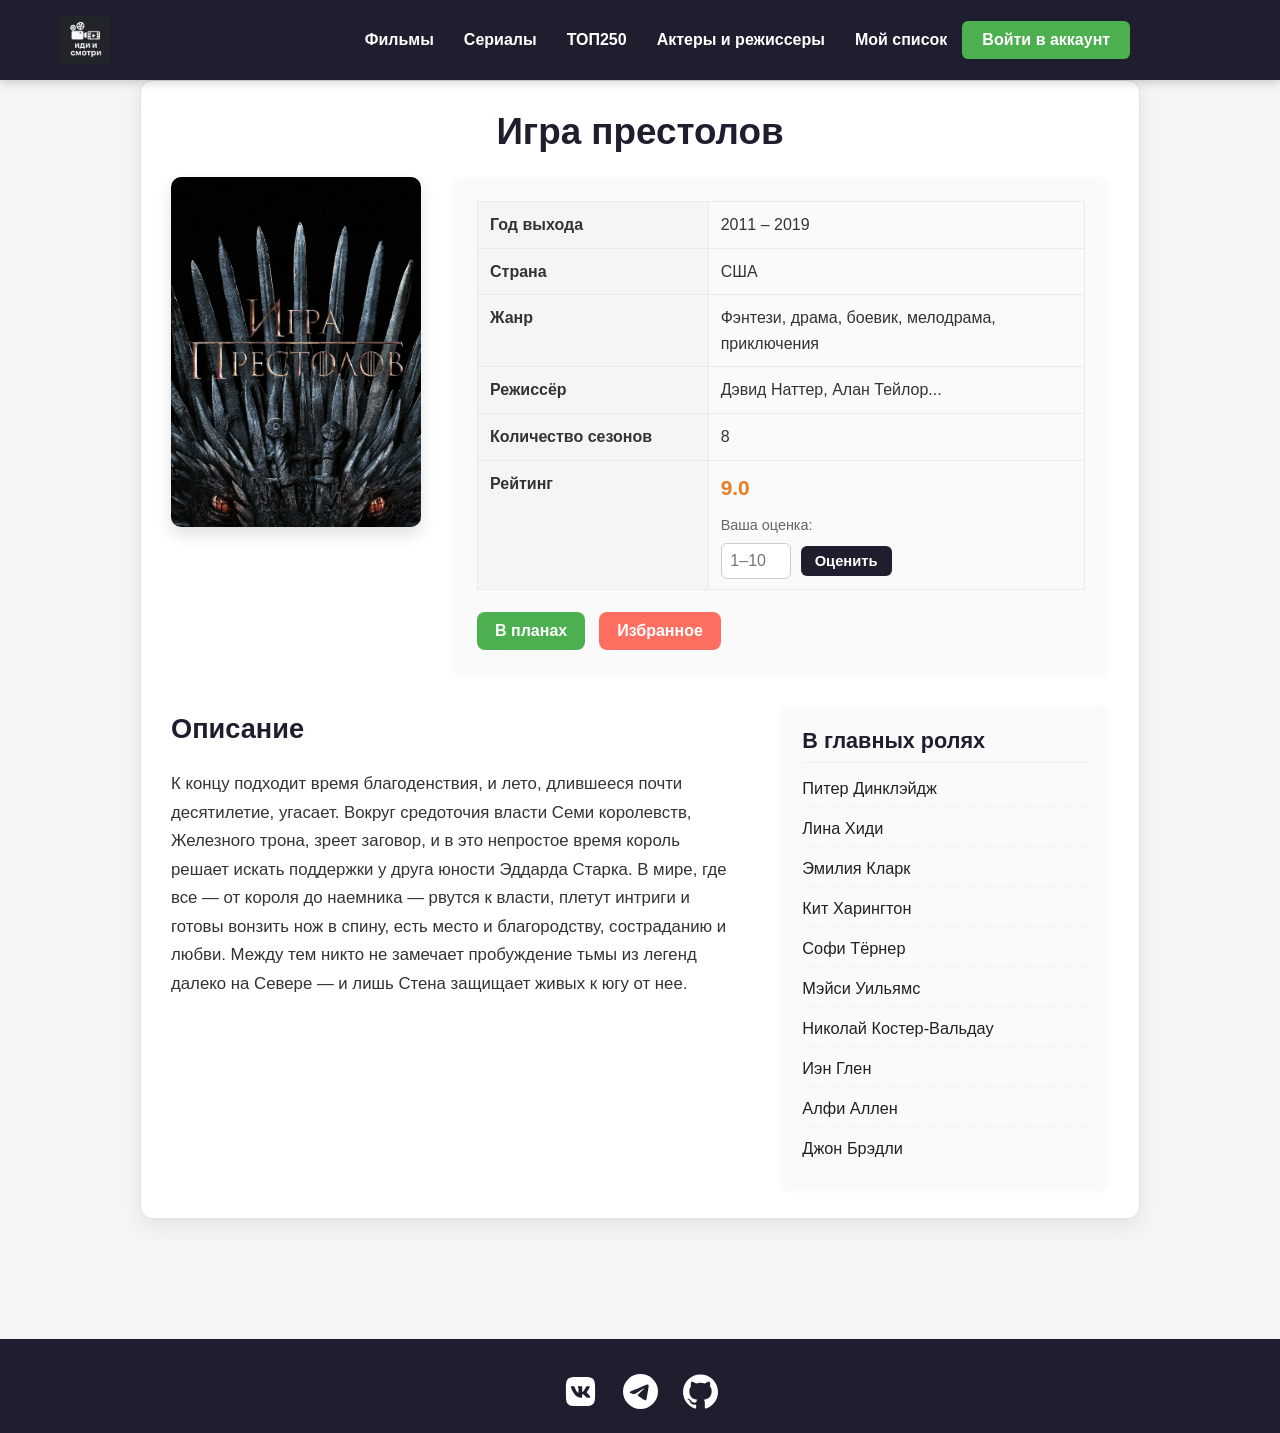
<file: wwwroot/serials_Game_Throne.html>
<html>
	<head>
		<title>Иди и смотри: Игра престолов</title>
		<link rel="stylesheet" href="css/style.css"/>
		<link rel="stylesheet" href="css/media_profile_style.css"/>
		<meta charset="UTF-8">
	</head>
	<body>
		<header class="menu">
			<div class="container">
				<div class="menu_content">
					<a href="index.html" class="menu_icon"><img src="img/icon.png" alt="Иконка сайта"></a>
					<nav class="menu_bar">
						<a href="films.html" class="menu_link">Фильмы</a>
						<a href="serials.html" class="menu_link">Сериалы</a>
						<a href="TOP.html" class="menu_link">ТОП250</a>
						<a href="acters.html" class="menu_link">Актеры и режиссеры</a>
						<a href="#" class="menu_link">Мой список</a>
						<a href = "sign.html" class = "menu_link_client">Войти в аккаунт</a>
					</nav>
				</div>
			</div>
		</header>
		<main>
			<section class="media_profile">
				<h1 class="media_profile_title">Игра престолов</h1>
				<div class="media_profile_header">
					<img src="img/game_thrones.jpg" alt="Игра престолов" class="media_profile_poster">

					<div class="media_profile_info">
						<table class="media_profile_stats">
							<tr><td>Год выхода</td><td>2011 – 2019</td></tr>
							<tr><td>Страна</td><td>США</td></tr>
							<tr><td>Жанр</td><td>Фэнтези, драма, боевик, мелодрама, приключения</td></tr>
							<tr><td>Режиссёр</td><td>Дэвид Наттер, Алан Тейлор...</td></tr>
							<tr><td>Количество сезонов</td><td>8</td></tr>
							<tr>
								<td>Рейтинг</td>
								<td>
									<span class="media_profile_rating">9.0</span>
									<div class="media_profile_rating_actions">
										<label class="media_profile_rating_label">Ваша оценка:</label>
										<div class="media_profile_rating_input_wrapper">
											<input type="number" min="1" max="10" placeholder="1–10" class="media_profile_rating_input">
											<button class="btn btn_small">Оценить</button>
										</div>
									</div>
								</td>
							</tr>
						</table>
						<div class="media_profile_actions">
							<button class="btn btn_plan">В планах</button>
							<button class="btn btn_favorite">Избранное</button>
						</div>
					</div>
				</div>
				<div class="media_profile_content_layout">
					<div class="media_profile_description">
						<h2>Описание</h2>
						<p>
							К концу подходит время благоденствия, и лето, длившееся почти десятилетие, угасает. 
							Вокруг средоточия власти Семи королевств, Железного трона, зреет заговор, и в это непростое время 
							король решает искать поддержки у друга юности Эддарда Старка. В мире, где все — от короля 
							до наемника — рвутся к власти, плетут интриги и готовы вонзить нож в спину, есть место 
							и благородству, состраданию и любви. Между тем никто не замечает пробуждение тьмы из легенд 
							далеко на Севере — и лишь Стена защищает живых к югу от нее.
						</p>
					</div>

					<div class="media_profile_cast_list">
						<h2>В главных ролях</h2>
						<ul class="media_profile_cast_links">
							<li><a href="#" class="media_profile_cast_link">Питер Динклэйдж</a></li>
							<li><a href="#" class="media_profile_cast_link">Лина Хиди</a></li>
							<li><a href="#" class="media_profile_cast_link">Эмилия Кларк</a></li>
							<li><a href="#" class="media_profile_cast_link">Кит Харингтон</a></li>
							<li><a href="#" class="media_profile_cast_link">Софи Тёрнер</a></li>
							<li><a href="#" class="media_profile_cast_link">Мэйси Уильямс</a></li>
							<li><a href="#" class="media_profile_cast_link">Николай Костер-Вальдау</a></li>
							<li><a href="#" class="media_profile_cast_link">Иэн Глен</a></li>
							<li><a href="#" class="media_profile_cast_link">Алфи Аллен</a></li>
							<li><a href="#" class="media_profile_cast_link">Джон Брэдли</a></li>
						</ul>
					</div>
				</div>
			</section>
		</main>
		<footer class="footer_menu">
			<div class="container">
				<ul class="footer_menu_social">
					<li>
						<a href="https://vk.com/mihail_dyrnoi  " class="footer_menu_social_button"><img src="img/vk.svg" alt="VK"></a>
					</li>
					<li>
						<a href="https://t.me/+79172600621  " class="footer_menu_social_button"><img src="img/telegram.svg" alt="Telegram"></a>
					</li>
					<li>
						<a href="https://github.com/MrMahmud2001  " class="footer_menu_social_button"><img src="img/github-icon.svg" alt="Git"></a>
					</li>	
				</ul>
			</div>
		</footer>
		<button id="scrollToTopBtn" title="Вернуться наверх"></button>
		<script src="js/scroll_up_script.js"></script>
	</body>
</html>
</file>
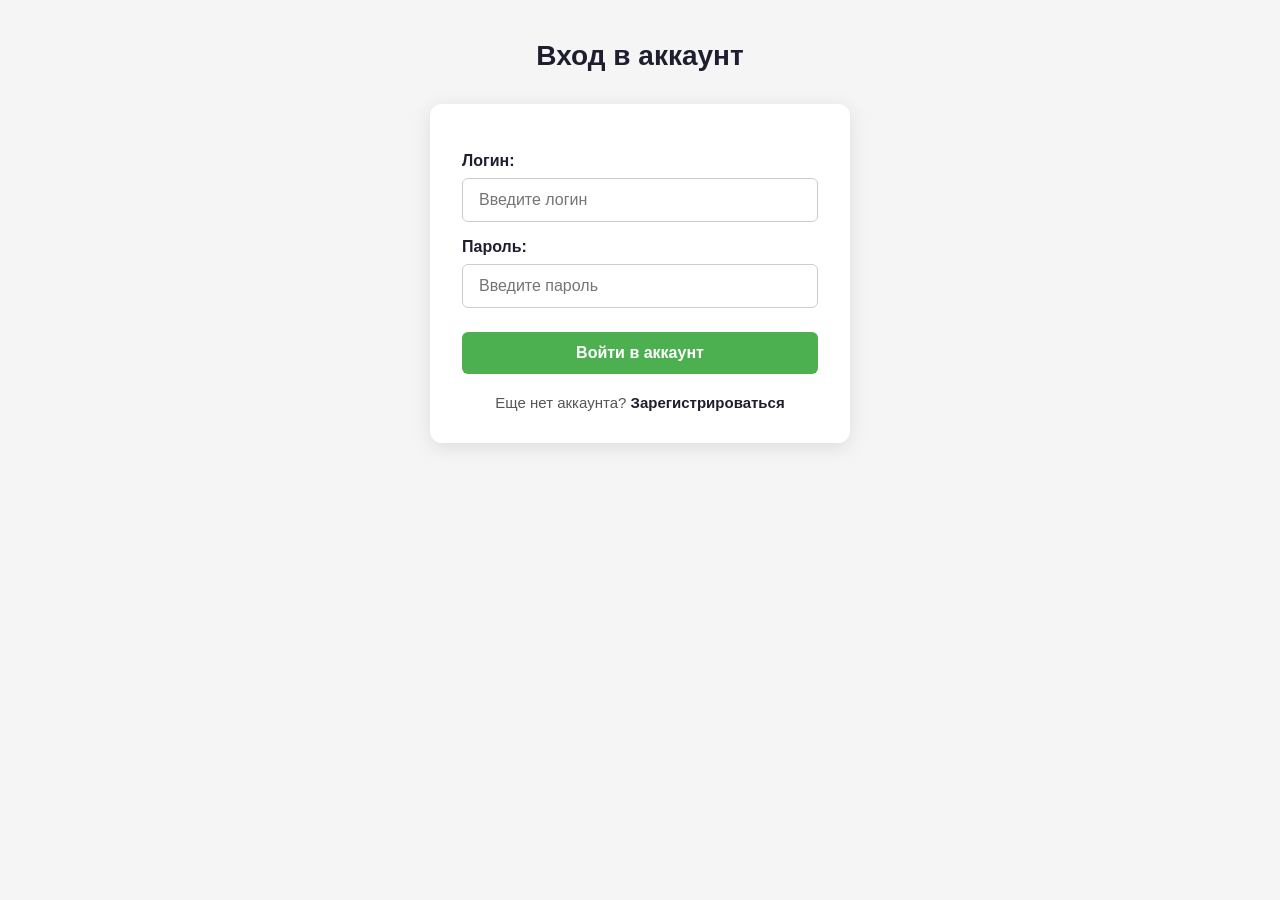
<file: wwwroot/sign.html>
<html>
	<head>
		<title>Иди и смотри: Вход в аккаунт</title>
		<link rel="stylesheet" href="css/style.css"/>
		<link rel="stylesheet" href="css/entrance_style.css"/>
		<meta charset="UTF-8">
	</head>
	<body>
		<main>
			<h1>Вход в аккаунт</h1>
			<section class="entrance">
				<div class="container">
					<div class="entrance_content">
						<form class="entrance_form">
							<p class="entrance_form_heading">Логин:</p>
							<input type="text" class="entrance_form_input" placeholder="Введите логин">
							<p class="entrance_form_heading">Пароль:</p>
							<input type="password" class="entrance_form_input" placeholder="Введите пароль">
							<button type="submit" class="entrance_form_button">Войти в аккаунт</button>
						</form>
						<p class="entrance_register_link">
							Еще нет аккаунта? <a href="register.html">Зарегистрироваться</a>
						</p>
					</div>
				</div>
			</section>
		</main>
	</body>
</html>
</file>
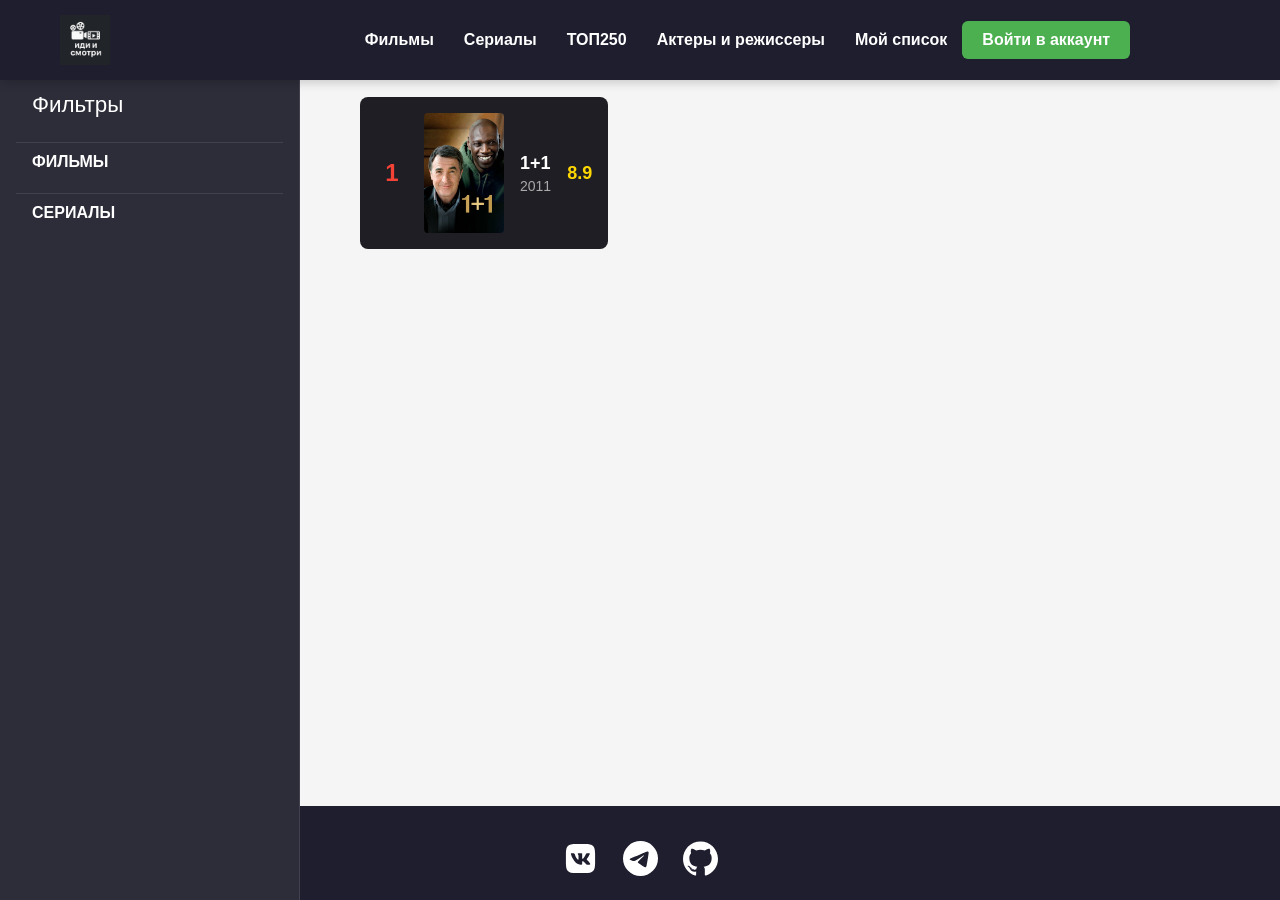
<file: wwwroot/TOP.html>
<html>
	<head>
		<title>Иди и смотри: ТОП 250</title>
		<link rel="stylesheet" href="css/style.css"/>
		<link rel="stylesheet" href="css/Top_style.css"/>
		<meta charset="UTF-8">
	</head>
	<body>
		<header class = "menu">
			<div class = "container">
				<div class = "menu_content">
				<a href="index.html" class="menu_icon"><img src="img/icon.png" alt="Иконка сайта"></a>
					<nav class = "menu_bar">
						<a href = "films.html" class = "menu_link">Фильмы</a>
						<a href = "serials.html" class = "menu_link">Сериалы</a>
						<a href = "TOP.html" class = "menu_link">ТОП250</a>
						<a href = "acters.html" class = "menu_link">Актеры и режиссеры</a>
						<a href = "#" class = "menu_link">Мой список</a>
						<a href = "sign.html" class = "menu_link_client">Войти в аккаунт</a>
					</nav>
				</div>
			</div>
		</header>
		<main>
			<h1>ТОП 250</h1>
			<div class = "Top_layout">
				<section class="menu_Top">
					<div class="container">
						<div class="menu_Top_content">
							<p class="menu_Top_heading">Фильтры</p>
							<a href="acters.html" class="menu_Top_link">ФИЛЬМЫ</a>
							<a href="directors.html" class="menu_Top_link">СЕРИАЛЫ</a>
						</div>
					</div>
				</section>
				<section class = "Top">
					<div class = "container">
						<div class = "Top_content">
							<div class = "Top_card">
								<p class = "Top_rank">1</p>
								<img src = "img/one_plus.jpg" alt = "1+1" class = "Top_poster">
								<div class="Top_info">
									<h3 class="Top_title">1+1</h3>
									<p class="Top_year">2011</p>
								</div>
								<p class="Top_rating">8.9</p>
							</div>
						</div>
					</div>
				</section>
			</div>
		</main>
		<footer class = "footer_menu">
			<div class = "container">
				<ul class="footer_menu_social">
				<li>
					<a href="https://vk.com/mihail_dyrnoi" class="footer_menu_social_button"><img src="img/vk.svg" alt="VK"></a>
				</li>
				<li>
					<a href="https://t.me/+79172600621" class="footer_menu_social_button"><img src="img/telegram.svg" alt="Telegram"></a>
				</li>
				<li>
					<a href="https://github.com/MrMahmud2001" class="footer_menu_social_button"><img src="img/github-icon.svg" alt="Git"></a>
				</li>	
				</ul>
			</div>
		</footer>
	</body>
</html>
</file>
<file: wwwroot/css/style.css>
* {
    margin: 0;
    padding: 0;
    box-sizing: border-box;
    font-family: 'Oswald', sans-serif;
}

body {
    font-family: 'Segoe UI', Tahoma, Geneva, Verdana, sans-serif;
    background-color: #f5f5f5;
    color: #333;
	display: flex;
    flex-direction: column;
	height: 100%;
}
main {
    flex: 1 0 auto;
}

.container {
    max-width: 1200px;
    margin: 0 auto;
    padding: 0 20px;
}


.menu {
    background-color: #1e1e2f;
    padding: 15px 0;
    box-shadow: 0 2px 10px rgba(0,0,0,0.2);
	position: fixed; 
	top: 0;
    left: 0;
    width: 100%;
    z-index: 1001; 
}

.menu_content {
    position: relative;
    display: flex;
    justify-content: center;
    align-items: center;
    height: 50px; 
}
.menu_icon {
    position: absolute;
    left: 0;         
    top: 50%;         
    transform: translateY(-50%); 
}
.menu_icon img {
    width: 50px;
    height: 50px;
}
.menu_bar {
    display: flex;
    justify-content: space-around;
    align-items: center;
	margin-left: 200px;
}

.menu_link {
    text-decoration: none;
    color: white;
    font-weight: 600;
    padding: 10px 15px;
    border-radius: 5px;
    transition: background 0.3s, transform 0.2s;
}

.menu_link:hover {
    background-color: #333355;
}
.menu_link_client {
    text-decoration: none;
    color: white;
    font-weight: 600;
    padding: 10px 20px;
    background-color: #4caf50; 
    border-radius: 6px;
    transition: background-color 0.3s;
    display: inline-block;
    text-align: center;
}

.menu_link_client:hover {
    background-color: #45a049; 
}
main {
    padding: 40px 0;
}
.search_form {
    display: flex;
    justify-content: center;
    gap: 10px;
	margin-left: 300px;      
    margin-bottom: 40px;
    max-width: calc(100% - 300px); 
    padding: 0 50px;         
    box-sizing: border-box;
}

.search_input {
    width: 100%;
    padding: 12px 16px;
    font-size: 1rem;
    border: 1px solid #ccc;
    border-radius: 6px;
    outline: none;
    box-sizing: border-box;
}

.search_button {
    padding: 12px 24px;
    background-color: #1e1e2f;
    color: white;
    border: none;
    border-radius: 6px;
    font-weight: 600;
    cursor: pointer;
}

.search_button:hover {
    background-color: #333355;
}
.footer_menu {
    background-color: #1e1e2f;
    color: white;
    padding: 20px 0;
    margin-top: 40px;
    text-align: center;
	flex-shrink: 0;
}
.footer_menu_social {
    list-style: none;
    display: flex;
    justify-content: center;
    gap: 25px;
    padding: 0;
    margin: 15px 0 0; 
}

.footer_menu_social_button img {
    width: 35px;
    height: 35px;
    filter: brightness(0) invert(1); 
}

.footer_menu_social_button img:hover {
    filter: brightness(0) invert(0.7); 
}

#scrollToTopBtn {
    position: fixed;
    bottom: 20px;
    right: 20px;
    width: 50px;
    height: 50px;
    background-color: #6c757d; 
    color: white;
    border: none;
    border-radius: 50%;
    cursor: pointer;
    box-shadow: 0 4px 8px rgba(0,0,0,0.3);
    display: none; 
    z-index: 1000;
    display: flex;
    justify-content: center;
    align-items: center;
    font-size: 0; 
    transition: background-color 0.2s ease;
}

#scrollToTopBtn:hover {
    background-color: #5a6268; 
}

#scrollToTopBtn::before {
    content: '';
    display: block;
    width: 12px;
    height: 12px;
    border-top: 2px solid white;
    border-right: 2px solid white;
    transform: rotate(-45deg);
    margin-top: -2px;
}
.theme_toggle {
    position: absolute;
    right: 5px; 
    top: 50%;
    transform: translateY(-50%);
    display: flex;
    align-items: center;
}

.theme_toggle_btn {
    background: none;
    border: none;
    font-size: 20px;
    cursor: pointer;
    width: 36px;
    height: 36px;
    display: flex;
    align-items: center;
    justify-content: center;
    border-radius: 50%;
    transition: background-color 0.2s;
}

.theme_toggle_btn:hover {
    background-color: rgba(0, 0, 0, 0.1);
}

/* Темная тема */
body.dark_theme {
    background-color: #121212;
    color: #f0f0f0;
}

body.dark_theme .container {
    background-color: #1e1e1e;
}
body.dark_theme .theme_toggle_btn{
    background-color: white;
}

body.dark_theme .theme_toggle_btn:hover {
    background-color: rgba(255, 255, 255, 0.1);
}
</file>
<file: wwwroot/css/main.css>
main h1 {
    text-align: center;
    margin-top: 80px; 
    margin-bottom: 40px;
    font-size: 2.2rem;
    color: #1e1e2f;
    position: relative;
}
.new_films{
	background-color: #fff; 
    border-top: 3px solid #e0e0e0; 
    border-bottom: 3px solid #e0e0e0; 
    margin-bottom: 40px;
}
.new_serials{
	background-color: #fff; 
    border-top: 3px solid #e0e0e0; 
    border-bottom: 3px solid #e0e0e0; 
    margin-bottom: 40px;
}
.new_content {
    display: grid;
    grid-template-columns: repeat(auto-fit, minmax(250px, 1fr));
    gap: 30px;
    padding: 50px 0;
}

.new_content h2 {
    grid-column: 1 / -1;  
    text-align: center;
    margin-bottom: 40px;
    font-size: 2.2rem;
    color: #1e1e2f;
    position: relative;
}


.new_card {
    background-color: #fafafa;
    border-radius: 10px;
    box-shadow: 0 4px 12px rgba(0,0,0,0.1);
    text-align: center;
    padding: 15px;
    display: flex;
    flex-direction: column;
    justify-content: space-between;
}
.new_poster {
    width: 100%;
    height: 350px;
    object-fit: cover;
    border-radius: 8px;
    margin-bottom: 15px;
}
.new_title {
    font-size: 1.1rem;
    font-weight: 600;
    margin-bottom: 20px;
    color: #1e1e2f;
    min-height: 50px;        
    line-height: 1.4;       
    word-wrap: break-word;   
    white-space: normal;     
    text-align: center;     
}
.new_button {
    display: block;
    width: fit-content; 
    margin: 0 auto;
    text-decoration: none;
    background-color: #1e1e2f;
    color: #fff;
    padding: 10px 20px;
    border-radius: 6px;
    font-weight: 600;
    margin-top: auto; 
}
.new_button:hover {
    background-color: #333355;
}
</file>
<file: wwwroot/css/person_profile_style.css>
.person_profile {
    max-width: 1000px;
    margin: 40px auto;
    padding: 30px;
    background-color: #fff;
    border: 1px solid #e0e0e0;
    border-radius: 10px;
    box-shadow: 0 4px 12px rgba(0,0,0,0.05);
}

.person_profile h1 {
    text-align: center;
    margin-bottom: 20px;
    font-size: 2.2rem;
    color: #1e1e2f;
}

.person_profile__header {
    display: flex;
    gap: 30px;
    align-items: flex-start;
    margin-bottom: 30px;
}

.person_profile__poster {
    width: 250px;
    height: 350px;
    object-fit: cover;
    border-radius: 8px;
    box-shadow: 0 4px 8px rgba(0,0,0,0.1);
}

.person_profile__info {
    flex: 1;
    background-color: #f9f9f9;
    padding: 20px;
    border-radius: 8px;
}

.person_profile__stats {
    width: 100%;
    border-collapse: collapse;
    font-size: 1rem;
    line-height: 1.6;
}

.person_profile__stats td {
    padding: 8px;
    border: 1px solid #ddd;
    vertical-align: top;
}

.person_profile__stats td:first-child {
    font-weight: bold;
    background-color: #eee;
    width: 30%;
}

.person_profile__content {
    margin-top: 30px;
    line-height: 1.6;
    color: #333;
}

.person_profile__content h2 {
    margin-top: 25px;
    margin-bottom: 15px;
    color: #1e1e2f;
    font-size: 1.4rem;
}

.person_profile__content ul {
    padding-left: 20px;
    margin: 15px 0;
}

.person_profile__content li {
    margin-bottom: 8px;
}

.person_profile__actions {
    margin-top: 30px;
    display: flex;
    gap: 15px;
    justify-content: center;
}
</file>
<file: wwwroot/css/persons_style.css>
main h1 {
    text-align: center;
    margin-top: 80px; 
    margin-bottom: 40px;
    font-size: 2.2rem;
    color: #1e1e2f;
    position: relative;
    margin-left: 300px;
}

.persons_layout {
    display: flex;
    gap: 20px;
    padding: 0 20px;
    margin-top: 20px;
}

.menu_persons {
    flex: 0 0 300px;
}

.menu_persons_content {
    position: fixed;
    top: 68.4px;
    left: 0;
    width: 300px;
    height: calc(100vh - 68.4px);
    background-color: #2d2d3a;
    padding: 16px;
    overflow-y: auto;
    z-index: 1000;
    color: white;
    box-sizing: border-box;
    border-right: 1px solid rgba(255, 255, 255, 0.1);
}

.menu_persons_heading {
    margin: 0;
    padding: 8px 16px;
    font-size: 1.4rem;
    margin-bottom: 16px;
    color: white;
}

.menu_persons_link {
    display: block;
    text-decoration: none;
    color: white;
    padding: 10px 16px;
    margin-top: 12px;
    border-top: 1px solid rgba(255, 255, 255, 0.1);
    font-weight: bold;
}

.menu_persons_link:first-child {
    margin-top: 20px;
}

.menu_persons_link:hover {
    background-color: rgba(255, 255, 255, 0.1);
    color: #f44336;
}

.persons {
    flex: 1;
    background-color: #fff;
    border-top: 3px solid #e0e0e0;
    border-bottom: 3px solid #e0e0e0;
    margin-bottom: 40px;
    padding-top: 20px; 
}

.persons_content {
    display: grid;
    grid-template-columns: repeat(auto-fit, minmax(250px, 1fr));
    gap: 30px;
    padding: 50px 0;
}

.persons_content h1 {
    grid-column: 1 / -1;
    text-align: center;
    margin-bottom: 40px;
    font-size: 2.2rem;
    color: #1e1e2f;
    position: relative;
}

.persons_card {
    background-color: #fafafa;
    border-radius: 10px;
    box-shadow: 0 4px 12px rgba(0,0,0,0.1);
    text-align: center;
    padding: 15px;
    display: flex;
    flex-direction: column;
    justify-content: space-between;
}

.persons_poster {
    width: 100%;
    height: 350px;
    object-fit: cover;
    border-radius: 8px;
    margin-bottom: 15px;
}

.persons_title {
    font-size: 1.1rem;
    font-weight: 600;
    margin-bottom: 20px;
    color: #1e1e2f;
    min-height: 50px;
    line-height: 1.4;
    word-wrap: break-word;
    white-space: normal;
    text-align: center;
}

.persons_button {
    display: block;
    width: fit-content;
    margin: 10px auto;
    text-decoration: none;
    background-color: #1e1e2f;
    color: #fff;
    padding: 8px 16px;
    border-radius: 6px;
    font-weight: 600;
    font-size: 0.9rem;
}

.persons_button:hover {
    background-color: #333355;
}
</file>
<file: wwwroot/css/media_profile_style.css>
.media_profile {
    max-width: 1000px;
    margin: 40px auto;
    padding: 30px;
    background-color: #fff;
    border: 1px solid #e0e0e0;
    border-radius: 12px;
    box-shadow: 0 6px 20px rgba(0, 0, 0, 0.08);
    font-family: -apple-system, BlinkMacSystemFont, 'Segoe UI', Roboto, sans-serif;
}

.media_profile_title {
    text-align: center;
    margin-bottom: 24px;
    font-size: 2.3rem;
    color: #1e1e2f;
    font-weight: 700;
}

.media_profile_header {
    display: flex;
    gap: 32px;
    align-items: flex-start;
    margin-bottom: 32px;
}

.media_profile_poster {
    width: 250px;
    height: 350px;
    object-fit: cover;
    border-radius: 10px;
    box-shadow: 0 8px 16px rgba(0, 0, 0, 0.12);
    flex-shrink: 0;
}

.media_profile_info {
    flex: 1;
    background-color: #fafafa;
    padding: 24px;
    border-radius: 10px;
    box-shadow: 0 2px 6px rgba(0, 0, 0, 0.04);
}

.media_profile_stats {
    width: 100%;
    border-collapse: collapse;
    font-size: 1rem;
    line-height: 1.6;
    margin-bottom: 20px;
}

.media_profile_stats td {
    padding: 10px 12px;
    border: 1px solid #eaeaea;
    vertical-align: top;
}

.media_profile_stats td:first-child {
    font-weight: 600;
    background-color: #f5f5f5;
    width: 38%;
    color: #333;
}

.media_profile_rating {
    font-weight: 700;
    color: #e67e22;
    font-size: 1.3rem;
}

.media_profile_rating_actions {
    margin-top: 10px;
}

.media_profile_rating_label {
    display: block;
    font-size: 0.9rem;
    color: #666;
    margin-bottom: 6px;
}

.media_profile_rating_input_wrapper {
    display: flex;
    gap: 10px;
    align-items: center;
}

.media_profile_rating_input {
    width: 70px;
    padding: 8px;
    border: 1px solid #ccc;
    border-radius: 6px;
    font-size: 1rem;
    text-align: center;
}

.media_profile_actions {
    display: flex;
    gap: 14px;
    margin-top: 22px;
}

.btn {
    padding: 10px 18px;
    border: none;
    border-radius: 8px;
    font-weight: 600;
    cursor: pointer;
    transition: all 0.2s ease;
    text-decoration: none;
    display: inline-block;
    text-align: center;
    font-size: 1rem;
    font-family: inherit;
}

.btn_plan {
    background-color: #4CAF50;
    color: white;
}

.btn_plan:hover {
    background-color: #43a047;
}

.btn_favorite {
    background-color: #ff6f61;
    color: white;
}

.btn_favorite:hover {
    background-color: #ff5247;
}
.btn_small {
    padding: 7px 14px;
    font-size: 0.92rem;
    background-color: #1e1e2f;
    color: white;
    border-radius: 6px;
}

.btn_small:hover {
    background-color: #2d2d44;
}
.media_profile_content_layout {
    display: flex;
    gap: 40px;
    margin-top: 30px;
}

.media_profile_description {
    flex: 2;
    line-height: 1.7;
    color: #333;
    font-size: 1.05rem;
}

.media_profile_description h2 {
    font-size: 1.7rem;
    color: #1e1e2f;
    margin-bottom: 18px;
    font-weight: 600;
}

.media_profile_cast_list {
    flex: 1;
    background-color: #fafafa;
    padding: 22px;
    border-radius: 10px;
    align-self: flex-start;
    position: sticky;
    top: 24px;
    box-shadow: 0 2px 6px rgba(0, 0, 0, 0.04);
}

.media_profile_cast_list h2 {
    margin: 0 0 16px 0;
    font-size: 1.35rem;
    color: #1e1e2f;
    font-weight: 600;
    border-bottom: 1px solid #eee;
    padding-bottom: 8px;
}

.media_profile_cast_links {
    list-style: none;
    padding: 0;
    margin: 0;
}

.media_profile_cast_links li {
    margin-bottom: 12px;
    padding-bottom: 8px;
    border-bottom: 1px dashed #eee;
}

.media_profile_cast_links li:last-child {
    margin-bottom: 0;
    border-bottom: none;
}

.media_profile_cast_link {
    text-decoration: none;
    color: #222;
    font-weight: 500;
    font-size: 1.02rem;
    transition: color 0.2s ease;
}

.media_profile_cast_link:hover {
    color: #e67e22;
    text-decoration: underline;
}
.slider_container {
    width: 100%;
    max-width: 800px;
    margin: 30px auto;
    position: relative;
    overflow: hidden;
    border-radius: 10px;
    box-shadow: 0 4px 12px rgba(0,0,0,0.2);
}

.slider {
    display: flex;
    transition: transform 0.5s ease-in-out;
    width: 100%;
}

.slide {
    min-width: 100%;
    box-sizing: border-box;
    height: 400px; 
    position: relative;
    overflow: hidden;
}

.slide img {
    width: 100%;
    height: 100%;
    object-fit: cover;
    object-position: center;
    display: block;
}

.slider_btn {
    position: absolute;
    top: 50%;
    transform: translateY(-50%);
    background: rgba(0,0,0,0.5);
    color: white;
    border: none;
    width: 40px;
    height: 40px;
    border-radius: 50%;
    cursor: pointer;
    font-size: 18px;
    display: flex;
    justify-content: center;
    align-items: center;
}

.slider_btn.prev {
    left: 10px;
}

.slider_btn.next {
    right: 10px;
}

.slider_btn:hover {
    background: rgba(0,0,0,0.8);
}
.modal {
    display: none;
    position: fixed;
    z-index: 2000;
    left: 0;
    top: 0;
    width: 100%;
    height: 100%;
    background-color: rgba(0, 0, 0, 0.9);
    justify-content: center;
    align-items: center;
}

.modal_content {
    max-width: 90%;
    max-height: 90%;
    display: block;
}
</file>
<file: wwwroot/css/media_style.css>
main h1 {
	text-align: center;
	margin-top: 80px;
	margin-bottom: 40px;
	font-size: 2.2rem;
	color: #1e1e2f;
}
.media_section {
	background-color: #fff;
	border-top: 3px solid #e0e0e0;
	border-bottom: 3px solid #e0e0e0;
	margin-bottom: 40px;
}
.media_grid {
	display: grid;
	grid-template-columns: repeat(auto-fill, minmax(250px, 1fr));
	gap: 30px;
	padding: 50px 0;
}
.media_card {
	background-color: #fff;
	border-radius: 10px;
	box-shadow: 0 4px 12px rgba(0, 0, 0, 0.1);
	text-align: center;
	padding: 15px;
	display: flex;
	flex-direction: column;
	justify-content: space-between;
	align-items: center; 
	max-width: 280px;
	margin: 0 auto;
}


.media_poster {
	width: 100%;
	height: 350px;
	object-fit: cover;
	border-radius: 8px;
	margin-bottom: 15px;
}


.media_title {
	font-size: 1.1rem;
	font-weight: 600;
	margin-bottom: 20px;
	color: #1e1e2f;
	min-height: 50px;
	line-height: 1.4;
	word-wrap: break-word;
	white-space: normal;
	text-align: center;
}


.media_button {
	display: block;
	width: fit-content;
	margin: 0 auto;
	text-decoration: none;
	background-color: #1e1e2f;
	color: #fff;
	padding: 10px 20px;
	border-radius: 6px;
	font-weight: 600;
	font-size: 0.95rem;
}

.media_button:hover {
	background-color: #333355;
}
</file>
<file: wwwroot/css/entrance_style.css>
main h1 {
    text-align: center;
    font-size: 28px;
    margin-bottom: 32px;
    color: #1e1e2f;
}

.entrance {
    display: flex;
    justify-content: center;
    width: 100%;
}

.entrance_content {
    background-color: white;
    padding: 32px;
    border-radius: 12px;
    box-shadow: 0 4px 20px rgba(0, 0, 0, 0.1);
    width: 100%;
    max-width: 420px;
}

.entrance_form_heading {
    margin: 16px 0 8px;
    font-size: 16px;
    font-weight: 600;
    color: #1e1e2f;
}

.entrance_form_input {
    width: 100%;
    padding: 12px 16px;
    font-size: 16px;
    border: 1px solid #ccc;
    border-radius: 6px;
    outline: none;
    transition: border-color 0.3s;
    box-sizing: border-box;
}



.entrance_form_button {
    width: 100%;
    padding: 12px;
    margin-top: 24px;
    background-color: #4caf50; 
    color: white;
    border: none;
    border-radius: 6px;
    font-size: 16px;
    font-weight: 600;
    cursor: pointer;
    transition: background-color 0.3s;
}

.entrance_form_button:hover {
    background-color: #45a049;
}

.entrance_register_link {
    text-align: center;
    margin-top: 20px;
    font-size: 15px;
    color: #555;
}

.entrance_register_link a {
    color: #1e1e2f;
    text-decoration: none;
    font-weight: 600;
}

.entrance_register_link a:hover {
    text-decoration: underline;
}
</file>
<file: wwwroot/css/error.css>
.input-hint {
    font-size: 0.8em;
    color: #666;
    margin-top: 2px;
}

.error-message {
    color: red;
    font-size: 0.8em;
    margin-top: 2px;
    min-height: 20px; 
}

.error-field {
    border-color: red;
    background-color: #fff0f0;
}
</file>
<file: wwwroot/css/serials_style.css>
main h1 {
    text-align: center;
    margin-top: 80px; 
    margin-bottom: 40px;
    font-size: 2.2rem;
    color: #1e1e2f;
    position: relative;
    margin-left: 300px;
}

.search_form {
    display: flex;
    justify-content: center;
    gap: 10px;
    margin-left: 300px;      
    margin-bottom: 40px;
    max-width: calc(100% - 300px); 
    padding: 0 50px;         
    box-sizing: border-box;
}

.search_input {
    width: 100%;
    padding: 12px 16px;
    font-size: 1rem;
    border: 1px solid #ccc;
    border-radius: 6px;
    outline: none;
    box-sizing: border-box;
}

.search_button {
    padding: 12px 24px;
    background-color: #1e1e2f;
    color: white;
    border: none;
    border-radius: 6px;
    font-weight: 600;
    cursor: pointer;
}

.search_button:hover {
    background-color: #333355;
}

.serials_layout {
    display: flex;
    gap: 20px;
    padding: 0 20px;
}

.menu_serials {
    flex: 0 0 300px;
}

.menu_serials_content {
    position: fixed;         
    top: 68.4px;                   
    left: 0;                  
    width: 300px;
    height: 100vh;  
    background-color: #2d2d3a;
    padding: 16px;
    overflow-y: auto;
    z-index: 1000;
    color: white;
    box-sizing: border-box;
    border-right: 1px solid rgba(255, 255, 255, 0.1);
}

.menu_serials_heading {
    margin: 0;
    padding: 8px 16px;
    font-size: 1.4rem;
    border-bottom: 1px solid rgba(255, 255, 255, 0.1);
    margin-bottom: 16px;
    color: white;
}

.menu_serials_genres a {
    text-decoration: none;
    padding: 8px 16px;
    width: 100%;
    display: block;
    box-sizing: border-box;
    color: white;
}

.menu_serials_genres a:hover {
    background-color: rgba(255, 255, 255, 0.1);
    color: #f44336;
}

.menu_serials_link {
    display: block;
    text-decoration: none;
    color: white;
    padding: 10px 16px;
    margin-top: 12px;
    border-top: 1px solid rgba(255, 255, 255, 0.1);
    font-weight: bold;
}

.menu_serials_link:first-child {
    margin-top: 20px; 
}

.menu_serials_link:hover {
    background-color: rgba(255, 255, 255, 0.1);
    color: #f44336; 
}

.serials {
    flex: 1;
    background-color: #fff; 
    border-top: 3px solid #e0e0e0; 
    border-bottom: 3px solid #e0e0e0; 
    margin-bottom: 40px;
}

.serials_content {
    display: grid;
    grid-template-columns: repeat(auto-fit, minmax(250px, 1fr));
    gap: 30px;
    padding: 50px 0;
}

.serials_content h1 {
    grid-column: 1 / -1;  
    text-align: center;
    margin-bottom: 40px;
    font-size: 2.2rem;
    color: #1e1e2f;
    position: relative;
}

.serials_card {
    background-color: #fafafa;
    border-radius: 10px;
    box-shadow: 0 4px 12px rgba(0,0,0,0.1);
    text-align: center;
    padding: 15px;
    display: flex;
    flex-direction: column;
    justify-content: space-between;
}

.serials_poster {
    width: 100%;
    height: 350px;
    object-fit: cover;
    border-radius: 8px;
    margin-bottom: 15px;
}

.serials_title {
    font-size: 1.1rem;
    font-weight: 600;
    margin-bottom: 20px;
    color: #1e1e2f;
    min-height: 50px;        
    line-height: 1.4;       
    word-wrap: break-word;   
    white-space: normal;     
    text-align: center;     
}

.serials_button {
    display: block;
    width: fit-content; 
    margin: 0 auto;
    text-decoration: none;
    background-color: #1e1e2f;
    color: #fff;
    padding: 10px 20px;
    border-radius: 6px;
    font-weight: 600;
}

.serials_button:hover {
    background-color: #333355;
}
</file>
<file: wwwroot/css/Top_style.css>
.Top_layout {
    display: flex;
    gap: 20px;
    padding: 0 20px;
    margin-top: 20px;
}

.menu_Top {
    flex: 0 0 300px;
}

.menu_Top_content {
    position: fixed;
    top: 68.4px;
    left: 0;
    width: 300px;
    height: calc(100vh - 68.4px);
    background-color: #2d2d3a;
    padding: 16px;
    overflow-y: auto;
    z-index: 1000;
    color: white;
    box-sizing: border-box;
    border-right: 1px solid rgba(255, 255, 255, 0.1);
}

.menu_Top_heading {
    margin: 0;
    padding: 8px 16px;
    font-size: 1.4rem;
    margin-bottom: 16px;
    color: white;
}

.menu_Top_link {
    display: block;
    text-decoration: none;
    color: white;
    padding: 10px 16px;
    margin-top: 12px;
    border-top: 1px solid rgba(255, 255, 255, 0.1);
    font-weight: bold;
}

.menu_Top_link:first-child {
    margin-top: 20px;
}

.menu_Top_link:hover {
    background-color: rgba(255, 255, 255, 0.1);
    color: #f44336;
}
.Top_card {
  display: flex;
  align-items: center;
  background-color: #1e1e24;
  border-radius: 8px;
  padding: 16px;
  gap: 16px;
  width: 100%;
  max-width: 700px;
  margin-left: auto; 
}

.Top_rank {
  font-size: 24px;
  font-weight: bold;
  color: #f44336;
  min-width: 32px;
  text-align: center;
}

.Top_poster {
  width: 80px;
  height: auto;
  border-radius: 4px;
  flex-shrink: 0; /* Чтобы постер не сжимался */
}

.Top_info {
  display: flex;
  flex-direction: column;
  justify-content: center;
  gap: 4px;
  flex-grow: 1; /* Занимает всё доступное пространство между постером и рейтингом */
}

.Top_title {
  font-size: 18px;
  font-weight: bold;
  color: white;
  margin: 0;
}

.Top_year {
  font-size: 14px;
  color: #aaa;
  margin: 0;
}

.Top_rating {
  font-size: 18px;
  font-weight: bold;
  color: #ffd700;
  margin: 0;
  white-space: nowrap; /* Не даём рейтингу переноситься */
}
</file>
